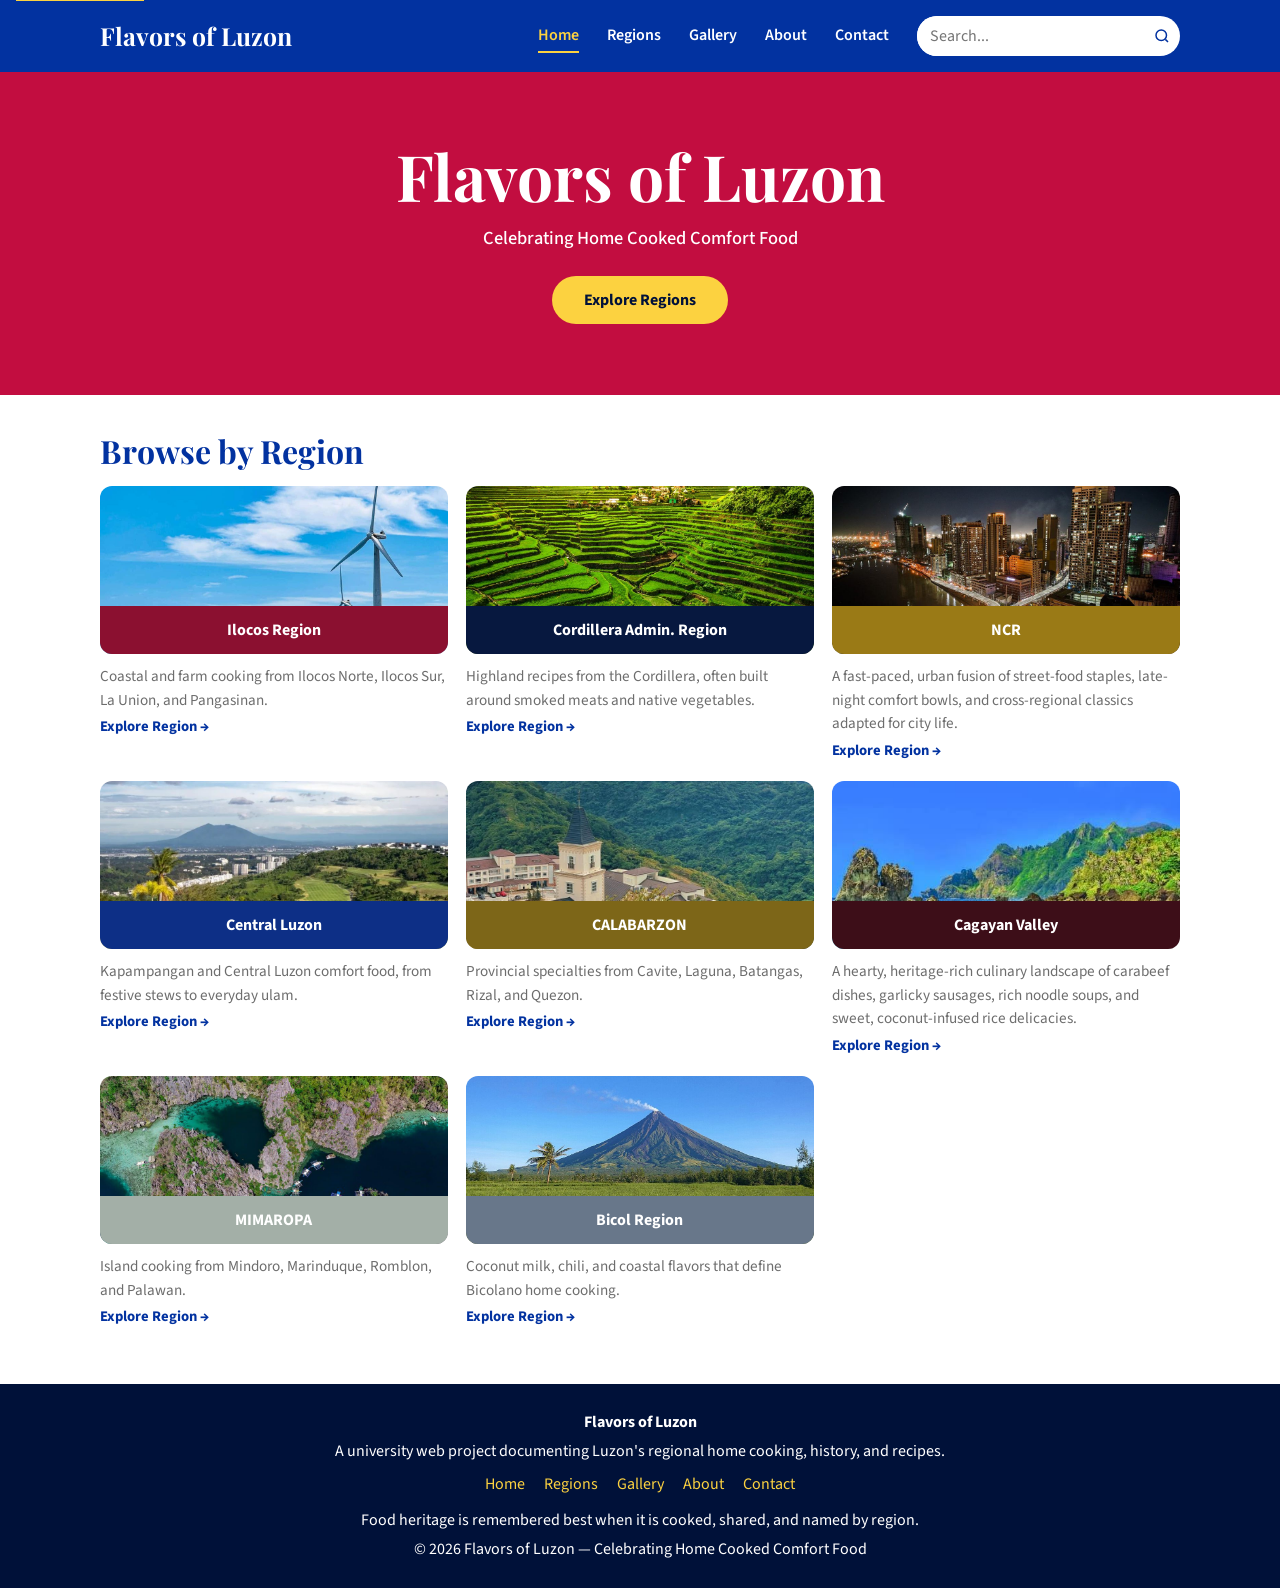
<file: index.html>
<!DOCTYPE html>
<html lang="en">
<head>
    <meta charset="UTF-8">
    <meta name="viewport" content="width=device-width, initial-scale=1.0">
    <meta name="description" content="Flavors of Luzon documents home-cooked dishes from eight Luzon regions, pairing culinary history with recipes.">
    <title>Flavors of Luzon | Celebrating Home Cooked Comfort Food</title>
    <link rel="preconnect" href="https://fonts.googleapis.com">
    <link rel="preconnect" href="https://fonts.gstatic.com" crossorigin>
    <link href="https://fonts.googleapis.com/css2?family=Playfair+Display:wght@600;700&family=Source+Sans+3:wght@400;500;600;700&display=swap" rel="stylesheet">
    <link rel="icon" href="assets/favicon.svg" type="image/svg+xml">
    <meta property="og:title" content="Flavors of Luzon | Celebrating Home Cooked Comfort Food">
    <meta property="og:description" content="Flavors of Luzon documents home-cooked dishes from eight Luzon regions, pairing culinary history with recipes.">
    <meta property="og:type" content="website">
    <meta property="og:image" content="assets/images/dishes/sisig.jpg">
    <link rel="stylesheet" href="css/style.css">
</head>
<body data-page="home">
    <a class="skip-link" href="#main">Skip to content</a>
    <header class="site-header">
        <div class="header-inner">
            <a class="logo" href="index.html">Flavors of Luzon</a>
            <nav class="desktop-nav" aria-label="Primary">
                <a href="index.html" data-nav="home">Home</a>
                <a href="regions.html" data-nav="regions">Regions</a>
                <a href="gallery.html" data-nav="gallery">Gallery</a>
                <a href="about.html" data-nav="about">About</a>
                <a href="contact.html" data-nav="contact">Contact</a>
                <form class="site-search" action="search.html" method="get" role="search">
                    <label class="visually-hidden" for="desktop-search">Search dishes</label>
                    <input id="desktop-search" type="search" name="q" placeholder="Search...">
                    <button type="submit" aria-label="Search">
                        <svg width="18" height="18" viewBox="0 0 24 24" fill="none" stroke="currentColor" stroke-width="2" aria-hidden="true"><circle cx="11" cy="11" r="7"/><path d="M20 20l-3.5-3.5"/></svg>
                    </button>
                </form>
            </nav>
            <div class="header-actions">
                <button class="icon-btn search-toggle" type="button" aria-label="Open search" aria-expanded="false">
                    <svg width="22" height="22" viewBox="0 0 24 24" fill="none" stroke="currentColor" stroke-width="2" aria-hidden="true"><circle cx="11" cy="11" r="7"/><path d="M20 20l-3.5-3.5"/></svg>
                </button>
                <button class="icon-btn menu-toggle" type="button" aria-label="Open menu" aria-expanded="false">
                    <svg width="24" height="24" viewBox="0 0 24 24" fill="none" stroke="currentColor" stroke-width="2" aria-hidden="true"><path d="M4 7h16M4 12h16M4 17h16"/></svg>
                </button>
            </div>
        </div>
        <form class="mobile-search site-search" action="search.html" method="get" role="search">
            <label class="visually-hidden" for="mobile-search">Search dishes</label>
            <input id="mobile-search" type="search" name="q" placeholder="Search...">
            <button type="submit" aria-label="Search">
                <svg width="18" height="18" viewBox="0 0 24 24" fill="none" stroke="currentColor" stroke-width="2" aria-hidden="true"><circle cx="11" cy="11" r="7"/><path d="M20 20l-3.5-3.5"/></svg>
            </button>
        </form>
        <nav class="mobile-nav" aria-label="Mobile">
            <a href="index.html" data-nav="home">Home</a>
            <a href="regions.html" data-nav="regions">Regions</a>
            <a href="gallery.html" data-nav="gallery">Gallery</a>
                <a href="about.html" data-nav="about">About</a>
                <a href="contact.html" data-nav="contact">Contact</a>
        </nav>
    </header>

    <main id="main">
        <section class="hero">
            <h1>Flavors of Luzon</h1>
            <p>Celebrating Home Cooked Comfort Food</p>
            <a class="btn btn--gold" href="#browse-regions">Explore Regions</a>
        </section>

        <section class="section" id="browse-regions">
            <h2>Browse by Region</h2>
            <div class="region-grid" id="region-grid"></div>
        </section>
    </main>

    <footer class="site-footer">
        <p><strong>Flavors of Luzon</strong></p>
        <p>A university web project documenting Luzon's regional home cooking, history, and recipes.</p>
        <div class="footer-links">
            <a href="index.html">Home</a>
            <a href="regions.html">Regions</a>
            <a href="gallery.html">Gallery</a>
            <a href="about.html">About</a>
            <a href="contact.html">Contact</a>
        </div>
        <p>Food heritage is remembered best when it is cooked, shared, and named by region.</p>
        <p>© 2026 Flavors of Luzon — Celebrating Home Cooked Comfort Food</p>
    </footer>
    <button class="back-to-top" type="button" aria-label="Back to top">↑</button>
    <script src="js/data.js"></script>
    <script src="js/search.js"></script>
    <script src="js/app.js"></script>
</body>
</html>
</file>
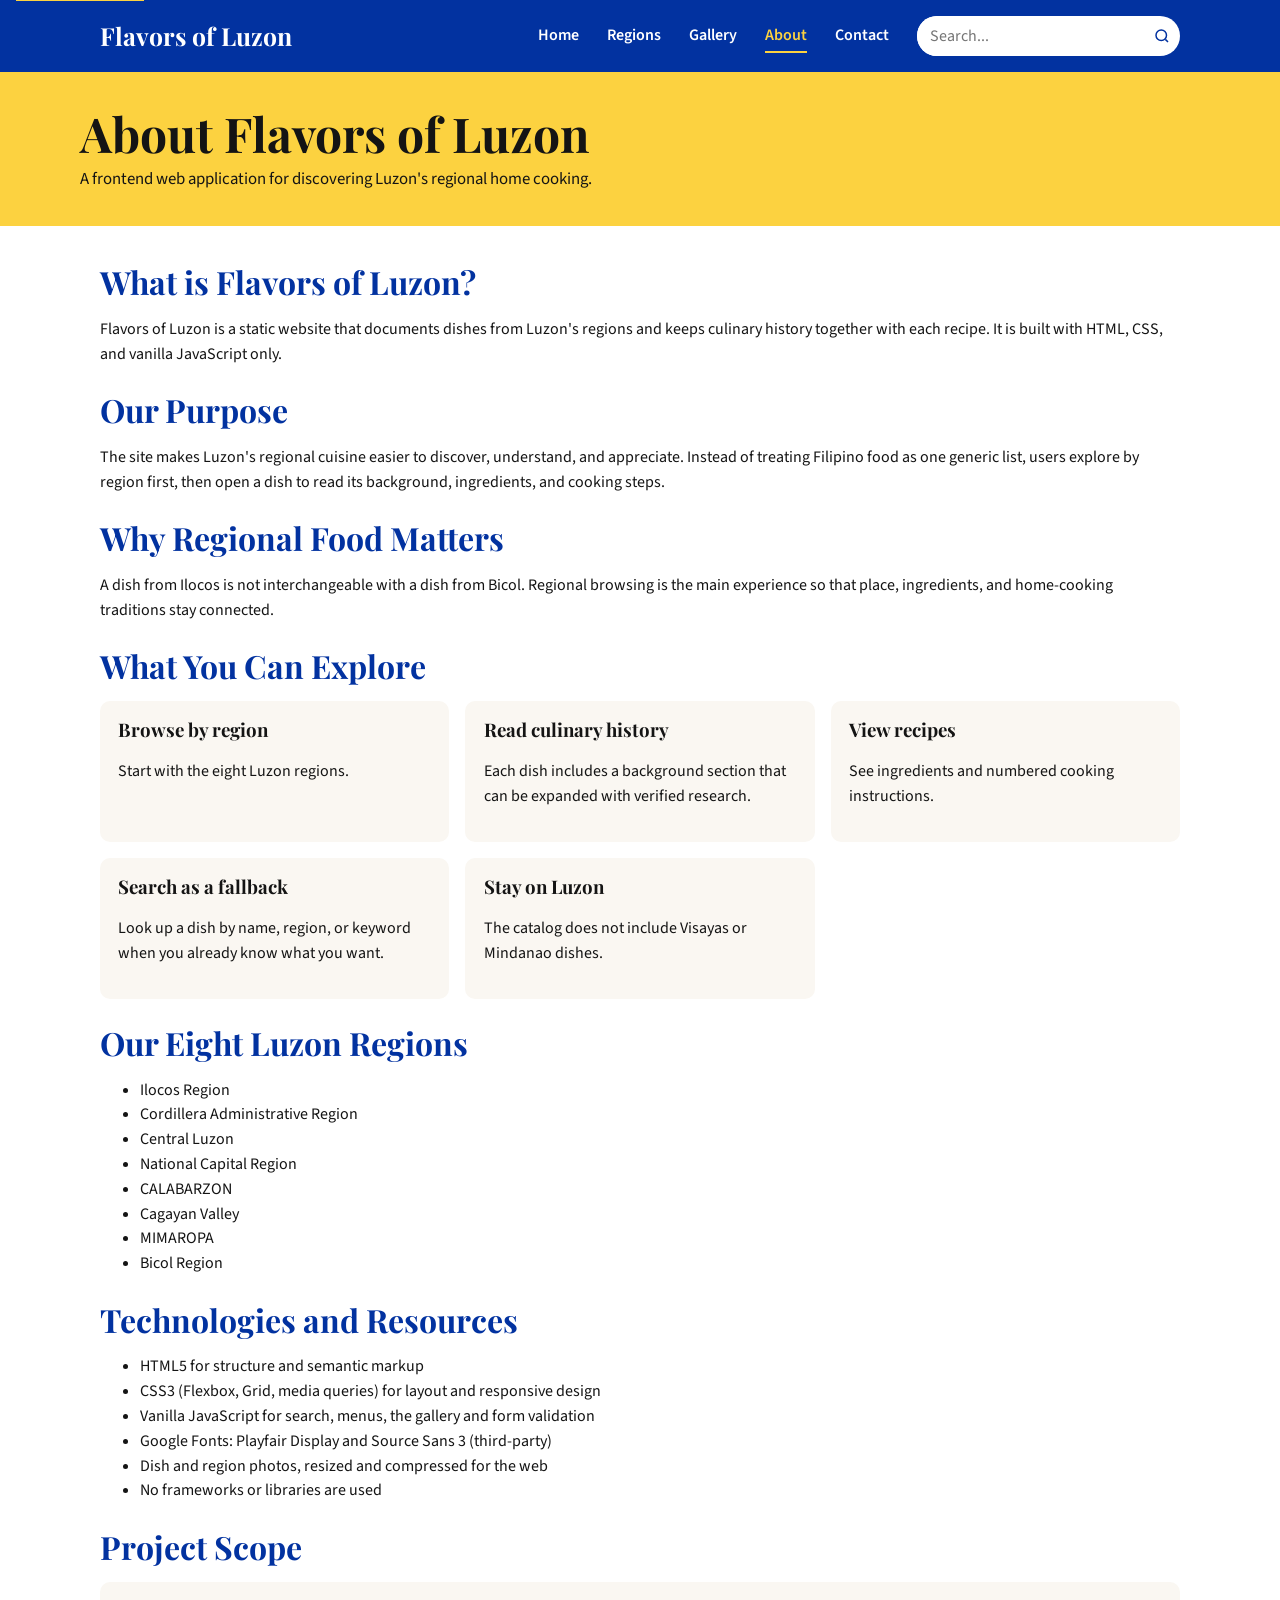
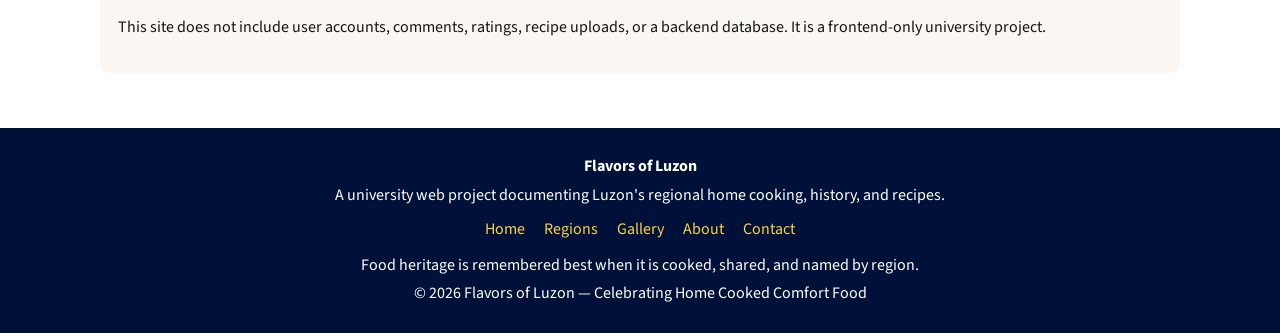
<file: about.html>
<!DOCTYPE html>
<html lang="en">
<head>
    <meta charset="UTF-8">
    <meta name="viewport" content="width=device-width, initial-scale=1.0">
    <meta name="description" content="About Flavors of Luzon, a frontend project documenting Luzon regional cuisine and culinary history.">
    <title>About | Flavors of Luzon</title>
    <link rel="preconnect" href="https://fonts.googleapis.com">
    <link rel="preconnect" href="https://fonts.gstatic.com" crossorigin>
    <link href="https://fonts.googleapis.com/css2?family=Playfair+Display:wght@600;700&family=Source+Sans+3:wght@400;500;600;700&display=swap" rel="stylesheet">
    <link rel="icon" href="assets/favicon.svg" type="image/svg+xml">
    <meta property="og:title" content="About | Flavors of Luzon">
    <meta property="og:description" content="About Flavors of Luzon, a frontend project documenting Luzon regional cuisine and culinary history.">
    <meta property="og:type" content="website">
    <meta property="og:image" content="assets/images/dishes/sisig.jpg">
    <link rel="stylesheet" href="css/style.css">
</head>
<body data-page="about">
    <a class="skip-link" href="#main">Skip to content</a>
    <header class="site-header">
        <div class="header-inner">
            <a class="logo" href="index.html">Flavors of Luzon</a>
            <nav class="desktop-nav" aria-label="Primary">
                <a href="index.html" data-nav="home">Home</a>
                <a href="regions.html" data-nav="regions">Regions</a>
                <a href="gallery.html" data-nav="gallery">Gallery</a>
                <a href="about.html" data-nav="about">About</a>
                <a href="contact.html" data-nav="contact">Contact</a>
                <form class="site-search" action="search.html" method="get" role="search">
                    <label class="visually-hidden" for="desktop-search">Search dishes</label>
                    <input id="desktop-search" type="search" name="q" placeholder="Search...">
                    <button type="submit" aria-label="Search">
                        <svg width="18" height="18" viewBox="0 0 24 24" fill="none" stroke="currentColor" stroke-width="2" aria-hidden="true"><circle cx="11" cy="11" r="7"/><path d="M20 20l-3.5-3.5"/></svg>
                    </button>
                </form>
            </nav>
            <div class="header-actions">
                <button class="icon-btn search-toggle" type="button" aria-label="Open search" aria-expanded="false">
                    <svg width="22" height="22" viewBox="0 0 24 24" fill="none" stroke="currentColor" stroke-width="2" aria-hidden="true"><circle cx="11" cy="11" r="7"/><path d="M20 20l-3.5-3.5"/></svg>
                </button>
                <button class="icon-btn menu-toggle" type="button" aria-label="Open menu" aria-expanded="false">
                    <svg width="24" height="24" viewBox="0 0 24 24" fill="none" stroke="currentColor" stroke-width="2" aria-hidden="true"><path d="M4 7h16M4 12h16M4 17h16"/></svg>
                </button>
            </div>
        </div>
        <form class="mobile-search site-search" action="search.html" method="get" role="search">
            <label class="visually-hidden" for="mobile-search">Search dishes</label>
            <input id="mobile-search" type="search" name="q" placeholder="Search...">
            <button type="submit" aria-label="Search">
                <svg width="18" height="18" viewBox="0 0 24 24" fill="none" stroke="currentColor" stroke-width="2" aria-hidden="true"><circle cx="11" cy="11" r="7"/><path d="M20 20l-3.5-3.5"/></svg>
            </button>
        </form>
        <nav class="mobile-nav" aria-label="Mobile">
            <a href="index.html" data-nav="home">Home</a>
            <a href="regions.html" data-nav="regions">Regions</a>
            <a href="gallery.html" data-nav="gallery">Gallery</a>
                <a href="about.html" data-nav="about">About</a>
                <a href="contact.html" data-nav="contact">Contact</a>
        </nav>
    </header>

    <main id="main">
        <section class="gold-banner">
            <div class="banner-inner">
                <h1>About Flavors of Luzon</h1>
                <p>A frontend web application for discovering Luzon's regional home cooking.</p>
            </div>
        </section>

        <section class="section">
            <h2>What is Flavors of Luzon?</h2>
            <p>Flavors of Luzon is a static website that documents dishes from Luzon's regions and keeps culinary history together with each recipe. It is built with HTML, CSS, and vanilla JavaScript only.</p>

            <h2>Our Purpose</h2>
            <p>The site makes Luzon's regional cuisine easier to discover, understand, and appreciate. Instead of treating Filipino food as one generic list, users explore by region first, then open a dish to read its background, ingredients, and cooking steps.</p>

            <h2>Why Regional Food Matters</h2>
            <p>A dish from Ilocos is not interchangeable with a dish from Bicol. Regional browsing is the main experience so that place, ingredients, and home-cooking traditions stay connected.</p>

            <h2>What You Can Explore</h2>
            <div class="about-grid">
                <article class="about-card"><h3>Browse by region</h3><p>Start with the eight Luzon regions.</p></article>
                <article class="about-card"><h3>Read culinary history</h3><p>Each dish includes a background section that can be expanded with verified research.</p></article>
                <article class="about-card"><h3>View recipes</h3><p>See ingredients and numbered cooking instructions.</p></article>
                <article class="about-card"><h3>Search as a fallback</h3><p>Look up a dish by name, region, or keyword when you already know what you want.</p></article>
                <article class="about-card"><h3>Stay on Luzon</h3><p>The catalog does not include Visayas or Mindanao dishes.</p></article>
            </div>

            <h2>Our Eight Luzon Regions</h2>
            <ul>
                <li>Ilocos Region</li>
                <li>Cordillera Administrative Region</li>
                <li>Central Luzon</li>
                <li>National Capital Region</li>
                <li>CALABARZON</li>
                <li>Cagayan Valley </li>
                <li>MIMAROPA</li>
                <li>Bicol Region</li>
            </ul>

            <h2>Technologies and Resources</h2>
            <ul>
                <li>HTML5 for structure and semantic markup</li>
                <li>CSS3 (Flexbox, Grid, media queries) for layout and responsive design</li>
                <li>Vanilla JavaScript for search, menus, the gallery and form validation</li>
                <li>Google Fonts: Playfair Display and Source Sans 3 (third-party)</li>
                <li>Dish and region photos, resized and compressed for the web</li>
                <li>No frameworks or libraries are used</li>
            </ul>

            <h2>Project Scope</h2>
            <div class="scope-list">
                <p>This site does not include user accounts, comments, ratings, recipe uploads, or a backend database. It is a frontend-only university project.</p>
            </div>
        </section>
    </main>

    <footer class="site-footer">
        <p><strong>Flavors of Luzon</strong></p>
        <p>A university web project documenting Luzon's regional home cooking, history, and recipes.</p>
        <div class="footer-links">
            <a href="index.html">Home</a>
            <a href="regions.html">Regions</a>
            <a href="gallery.html">Gallery</a>
            <a href="about.html">About</a>
            <a href="contact.html">Contact</a>
        </div>
        <p>Food heritage is remembered best when it is cooked, shared, and named by region.</p>
        <p>© 2026 Flavors of Luzon — Celebrating Home Cooked Comfort Food</p>
    </footer>
    <button class="back-to-top" type="button" aria-label="Back to top">↑</button>
    <script src="js/data.js"></script>
    <script src="js/search.js"></script>
    <script src="js/app.js"></script>
</body>
</html>
</file>
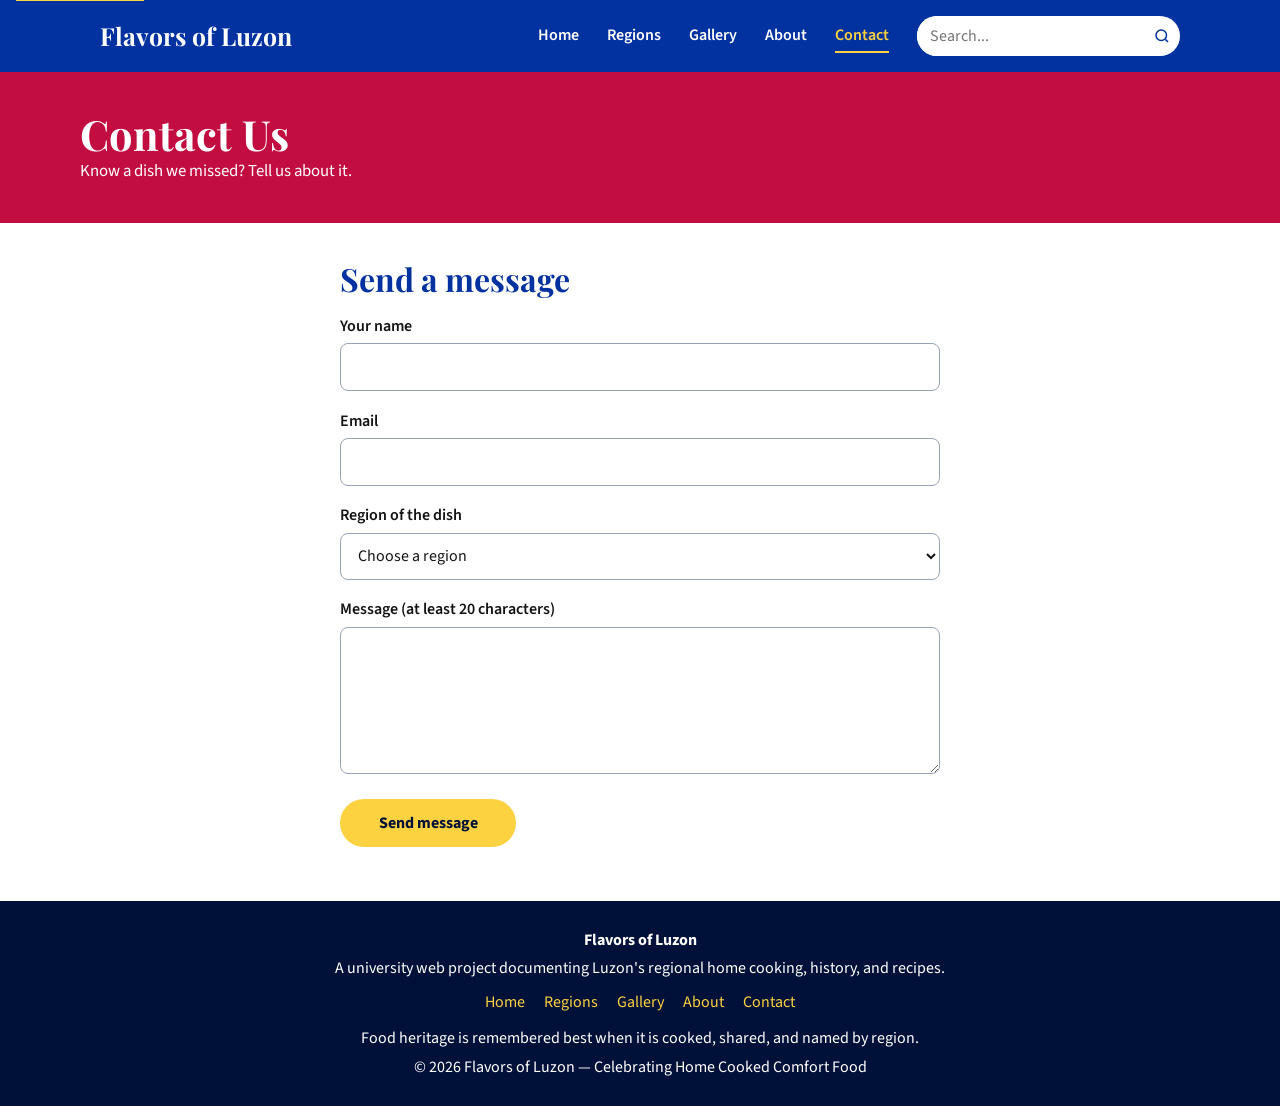
<file: contact.html>
<!DOCTYPE html>
<html lang="en">
<head>
    <meta charset="UTF-8">
    <meta name="viewport" content="width=device-width, initial-scale=1.0">
    <meta name="description" content="Send the Flavors of Luzon team a message or suggest a home-cooked dish from your region.">
    <title>Contact Us | Flavors of Luzon</title>
    <link rel="preconnect" href="https://fonts.googleapis.com">
    <link rel="preconnect" href="https://fonts.gstatic.com" crossorigin>
    <link href="https://fonts.googleapis.com/css2?family=Playfair+Display:wght@600;700&family=Source+Sans+3:wght@400;500;600;700&display=swap" rel="stylesheet">
    <link rel="icon" href="assets/favicon.svg" type="image/svg+xml">
    <meta property="og:title" content="Contact Us | Flavors of Luzon">
    <meta property="og:description" content="Send the Flavors of Luzon team a message or suggest a home-cooked dish from your region.">
    <meta property="og:type" content="website">
    <meta property="og:image" content="assets/images/dishes/sisig.jpg">
    <link rel="stylesheet" href="css/style.css">
</head>
<body data-page="contact">
    <a class="skip-link" href="#main">Skip to content</a>
    <header class="site-header">
        <div class="header-inner">
            <a class="logo" href="index.html">Flavors of Luzon</a>
            <nav class="desktop-nav" aria-label="Primary">
                <a href="index.html" data-nav="home">Home</a>
                <a href="regions.html" data-nav="regions">Regions</a>
                <a href="gallery.html" data-nav="gallery">Gallery</a>
                <a href="about.html" data-nav="about">About</a>
                <a href="contact.html" data-nav="contact">Contact</a>
                <form class="site-search" action="search.html" method="get" role="search">
                    <label class="visually-hidden" for="desktop-search">Search dishes</label>
                    <input id="desktop-search" type="search" name="q" placeholder="Search...">
                    <button type="submit" aria-label="Search">
                        <svg width="18" height="18" viewBox="0 0 24 24" fill="none" stroke="currentColor" stroke-width="2" aria-hidden="true"><circle cx="11" cy="11" r="7"/><path d="M20 20l-3.5-3.5"/></svg>
                    </button>
                </form>
            </nav>
            <div class="header-actions">
                <button class="icon-btn search-toggle" type="button" aria-label="Open search" aria-expanded="false">
                    <svg width="22" height="22" viewBox="0 0 24 24" fill="none" stroke="currentColor" stroke-width="2" aria-hidden="true"><circle cx="11" cy="11" r="7"/><path d="M20 20l-3.5-3.5"/></svg>
                </button>
                <button class="icon-btn menu-toggle" type="button" aria-label="Open menu" aria-expanded="false">
                    <svg width="24" height="24" viewBox="0 0 24 24" fill="none" stroke="currentColor" stroke-width="2" aria-hidden="true"><path d="M4 7h16M4 12h16M4 17h16"/></svg>
                </button>
            </div>
        </div>
        <form class="mobile-search site-search" action="search.html" method="get" role="search">
            <label class="visually-hidden" for="mobile-search">Search dishes</label>
            <input id="mobile-search" type="search" name="q" placeholder="Search...">
            <button type="submit" aria-label="Search">
                <svg width="18" height="18" viewBox="0 0 24 24" fill="none" stroke="currentColor" stroke-width="2" aria-hidden="true"><circle cx="11" cy="11" r="7"/><path d="M20 20l-3.5-3.5"/></svg>
            </button>
        </form>
        <nav class="mobile-nav" aria-label="Mobile">
            <a href="index.html" data-nav="home">Home</a>
            <a href="regions.html" data-nav="regions">Regions</a>
            <a href="gallery.html" data-nav="gallery">Gallery</a>
                <a href="about.html" data-nav="about">About</a>
                <a href="contact.html" data-nav="contact">Contact</a>
        </nav>
    </header>

    <main id="main">
        <section class="red-banner"><div class="banner-inner"><h1>Contact Us</h1><p>Know a dish we missed? Tell us about it.</p></div></section>
        <section class="section contact-section">
            <h2>Send a message</h2>
            <form id="contact-form" novalidate>
                <div class="field"><label for="c-name">Your name</label><input id="c-name" name="name" type="text" autocomplete="name" required><p class="err" id="err-name"></p></div>
                <div class="field"><label for="c-email">Email</label><input id="c-email" name="email" type="email" autocomplete="email" required><p class="err" id="err-email"></p></div>
                <div class="field"><label for="c-region">Region of the dish</label>
                    <select id="c-region" name="region" required>
                        <option value="">Choose a region</option><option>Ilocos Region</option><option>Cordillera Administrative Region</option><option>National Capital Region</option><option>Central Luzon</option><option>CALABARZON</option><option>Cagayan Valley</option><option>MIMAROPA</option><option>Bicol Region</option>
                    </select><p class="err" id="err-region"></p></div>
                <div class="field"><label for="c-message">Message (at least 20 characters)</label><textarea id="c-message" name="message" rows="5" required></textarea><p class="err" id="err-message"></p></div>
                <button class="btn btn--gold" type="submit">Send message</button>
                <p id="form-status" class="form-status" role="status" hidden></p>
            </form>
        </section>
    </main>

    <footer class="site-footer">
        <p><strong>Flavors of Luzon</strong></p>
        <p>A university web project documenting Luzon's regional home cooking, history, and recipes.</p>
        <div class="footer-links">
            <a href="index.html">Home</a>
            <a href="regions.html">Regions</a>
            <a href="gallery.html">Gallery</a>
            <a href="about.html">About</a>
            <a href="contact.html">Contact</a>
        </div>
        <p>Food heritage is remembered best when it is cooked, shared, and named by region.</p>
        <p>© 2026 Flavors of Luzon — Celebrating Home Cooked Comfort Food</p>
    </footer>
    <button class="back-to-top" type="button" aria-label="Back to top">↑</button>
    <script src="js/data.js"></script>
    <script src="js/search.js"></script>
    <script src="js/app.js"></script>
</body>
</html>
</file>
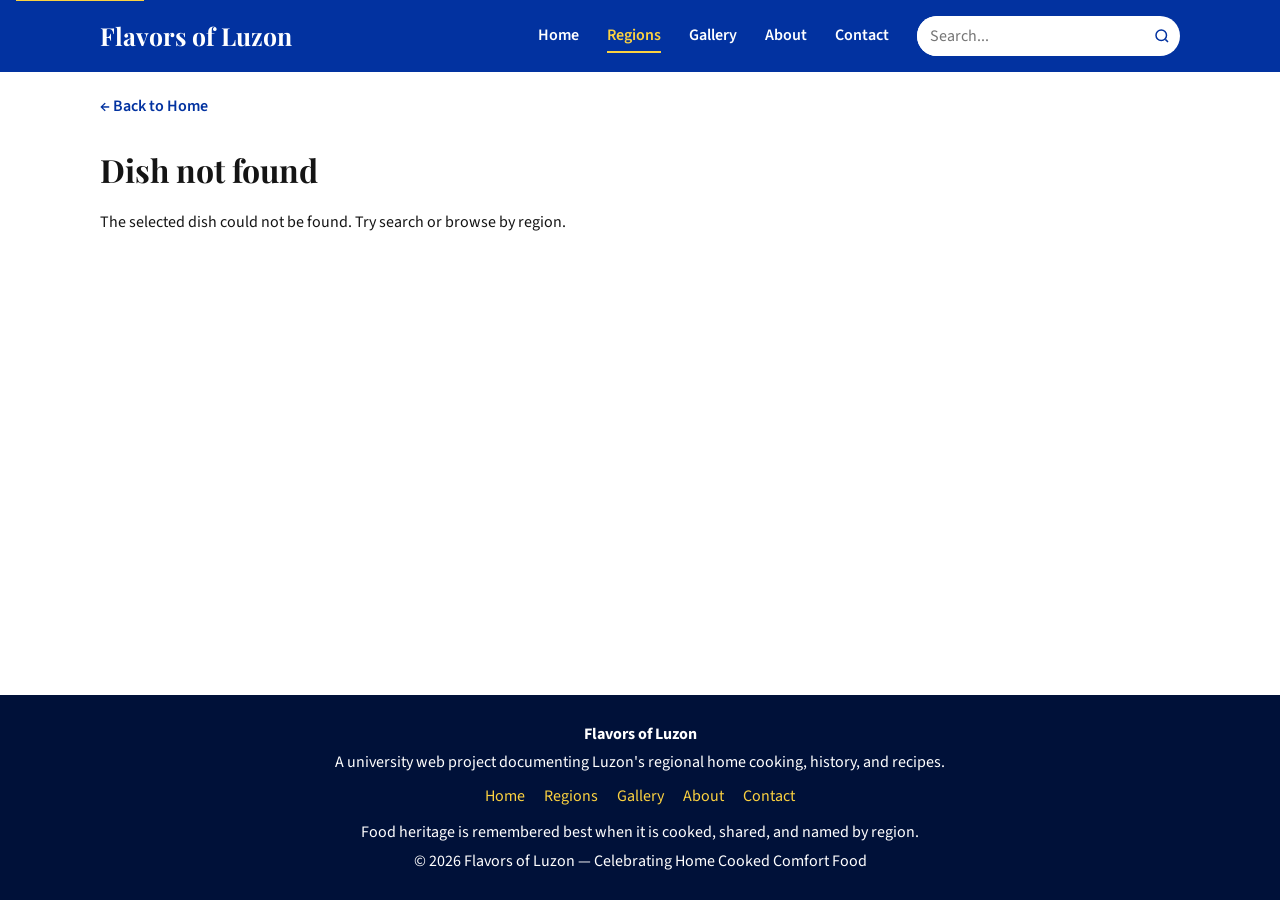
<file: dish.html>
<!DOCTYPE html>
<html lang="en">
<head>
    <meta charset="UTF-8">
    <meta name="viewport" content="width=device-width, initial-scale=1.0">
    <meta name="description" content="History, ingredients, and cooking instructions for a Luzon regional dish.">
    <title>Dish Recipe and History | Flavors of Luzon</title>
    <link rel="preconnect" href="https://fonts.googleapis.com">
    <link rel="preconnect" href="https://fonts.gstatic.com" crossorigin>
    <link href="https://fonts.googleapis.com/css2?family=Playfair+Display:wght@600;700&family=Source+Sans+3:wght@400;500;600;700&display=swap" rel="stylesheet">
    <link rel="icon" href="assets/favicon.svg" type="image/svg+xml">
    <meta property="og:title" content="Dish Recipe and History | Flavors of Luzon">
    <meta property="og:description" content="History, ingredients, and cooking instructions for a Luzon regional dish.">
    <meta property="og:type" content="website">
    <meta property="og:image" content="assets/images/dishes/sisig.jpg">
    <link rel="stylesheet" href="css/style.css">
</head>
<body data-page="dish">
    <a class="skip-link" href="#main">Skip to content</a>
    <header class="site-header">
        <div class="header-inner">
            <a class="logo" href="index.html">Flavors of Luzon</a>
            <nav class="desktop-nav" aria-label="Primary">
                <a href="index.html" data-nav="home">Home</a>
                <a href="regions.html" data-nav="regions">Regions</a>
                <a href="gallery.html" data-nav="gallery">Gallery</a>
                <a href="about.html" data-nav="about">About</a>
                <a href="contact.html" data-nav="contact">Contact</a>
                <form class="site-search" action="search.html" method="get" role="search">
                    <label class="visually-hidden" for="desktop-search">Search dishes</label>
                    <input id="desktop-search" type="search" name="q" placeholder="Search...">
                    <button type="submit" aria-label="Search">
                        <svg width="18" height="18" viewBox="0 0 24 24" fill="none" stroke="currentColor" stroke-width="2" aria-hidden="true"><circle cx="11" cy="11" r="7"/><path d="M20 20l-3.5-3.5"/></svg>
                    </button>
                </form>
            </nav>
            <div class="header-actions">
                <button class="icon-btn search-toggle" type="button" aria-label="Open search" aria-expanded="false">
                    <svg width="22" height="22" viewBox="0 0 24 24" fill="none" stroke="currentColor" stroke-width="2" aria-hidden="true"><circle cx="11" cy="11" r="7"/><path d="M20 20l-3.5-3.5"/></svg>
                </button>
                <button class="icon-btn menu-toggle" type="button" aria-label="Open menu" aria-expanded="false">
                    <svg width="24" height="24" viewBox="0 0 24 24" fill="none" stroke="currentColor" stroke-width="2" aria-hidden="true"><path d="M4 7h16M4 12h16M4 17h16"/></svg>
                </button>
            </div>
        </div>
        <form class="mobile-search site-search" action="search.html" method="get" role="search">
            <label class="visually-hidden" for="mobile-search">Search dishes</label>
            <input id="mobile-search" type="search" name="q" placeholder="Search...">
            <button type="submit" aria-label="Search">
                <svg width="18" height="18" viewBox="0 0 24 24" fill="none" stroke="currentColor" stroke-width="2" aria-hidden="true"><circle cx="11" cy="11" r="7"/><path d="M20 20l-3.5-3.5"/></svg>
            </button>
        </form>
        <nav class="mobile-nav" aria-label="Mobile">
            <a href="index.html" data-nav="home">Home</a>
            <a href="regions.html" data-nav="regions">Regions</a>
            <a href="gallery.html" data-nav="gallery">Gallery</a>
                <a href="about.html" data-nav="about">About</a>
                <a href="contact.html" data-nav="contact">Contact</a>
        </nav>
    </header>

    <main id="main">
        <div id="dish-root"></div>
    </main>

    <footer class="site-footer">
        <p><strong>Flavors of Luzon</strong></p>
        <p>A university web project documenting Luzon's regional home cooking, history, and recipes.</p>
        <div class="footer-links">
            <a href="index.html">Home</a>
            <a href="regions.html">Regions</a>
            <a href="gallery.html">Gallery</a>
            <a href="about.html">About</a>
            <a href="contact.html">Contact</a>
        </div>
        <p>Food heritage is remembered best when it is cooked, shared, and named by region.</p>
        <p>© 2026 Flavors of Luzon — Celebrating Home Cooked Comfort Food</p>
    </footer>
    <button class="back-to-top" type="button" aria-label="Back to top">↑</button>
    <script src="js/data.js"></script>
    <script src="js/search.js"></script>
    <script src="js/app.js"></script>
</body>
</html>
</file>
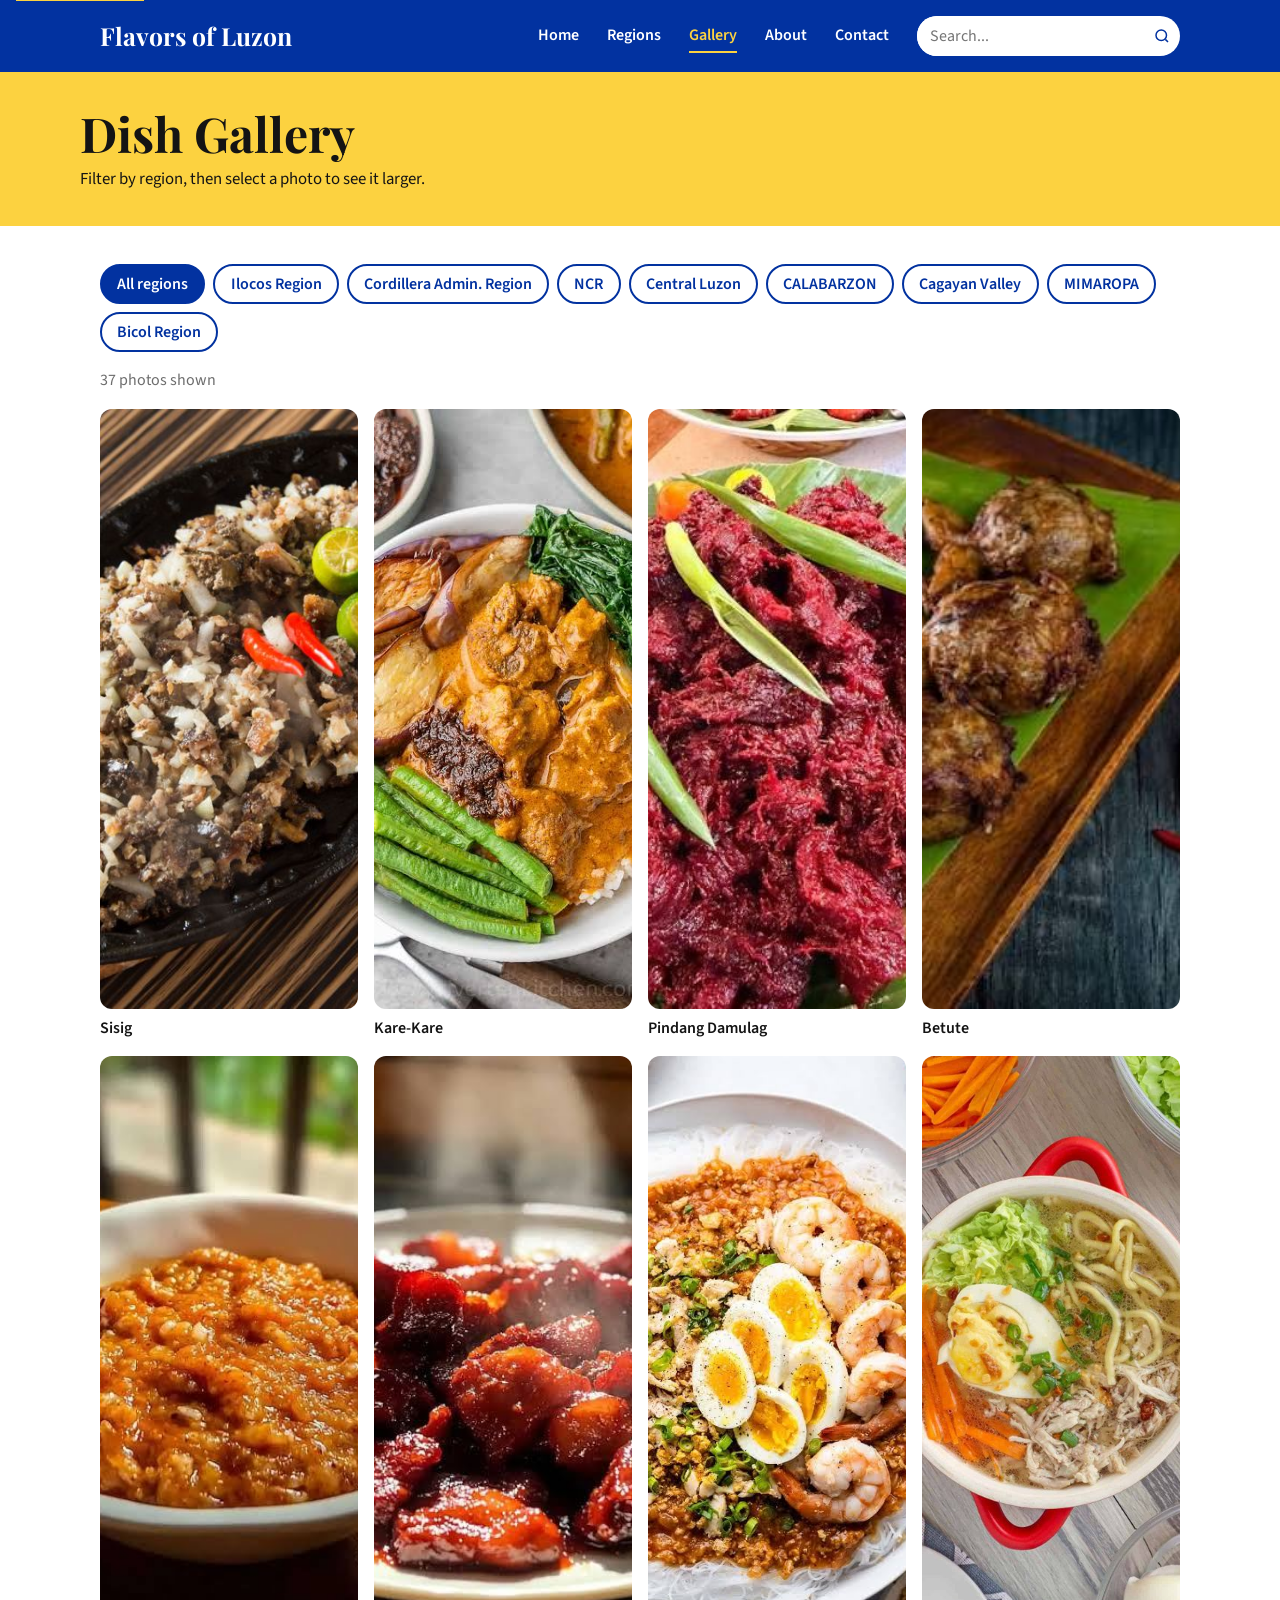
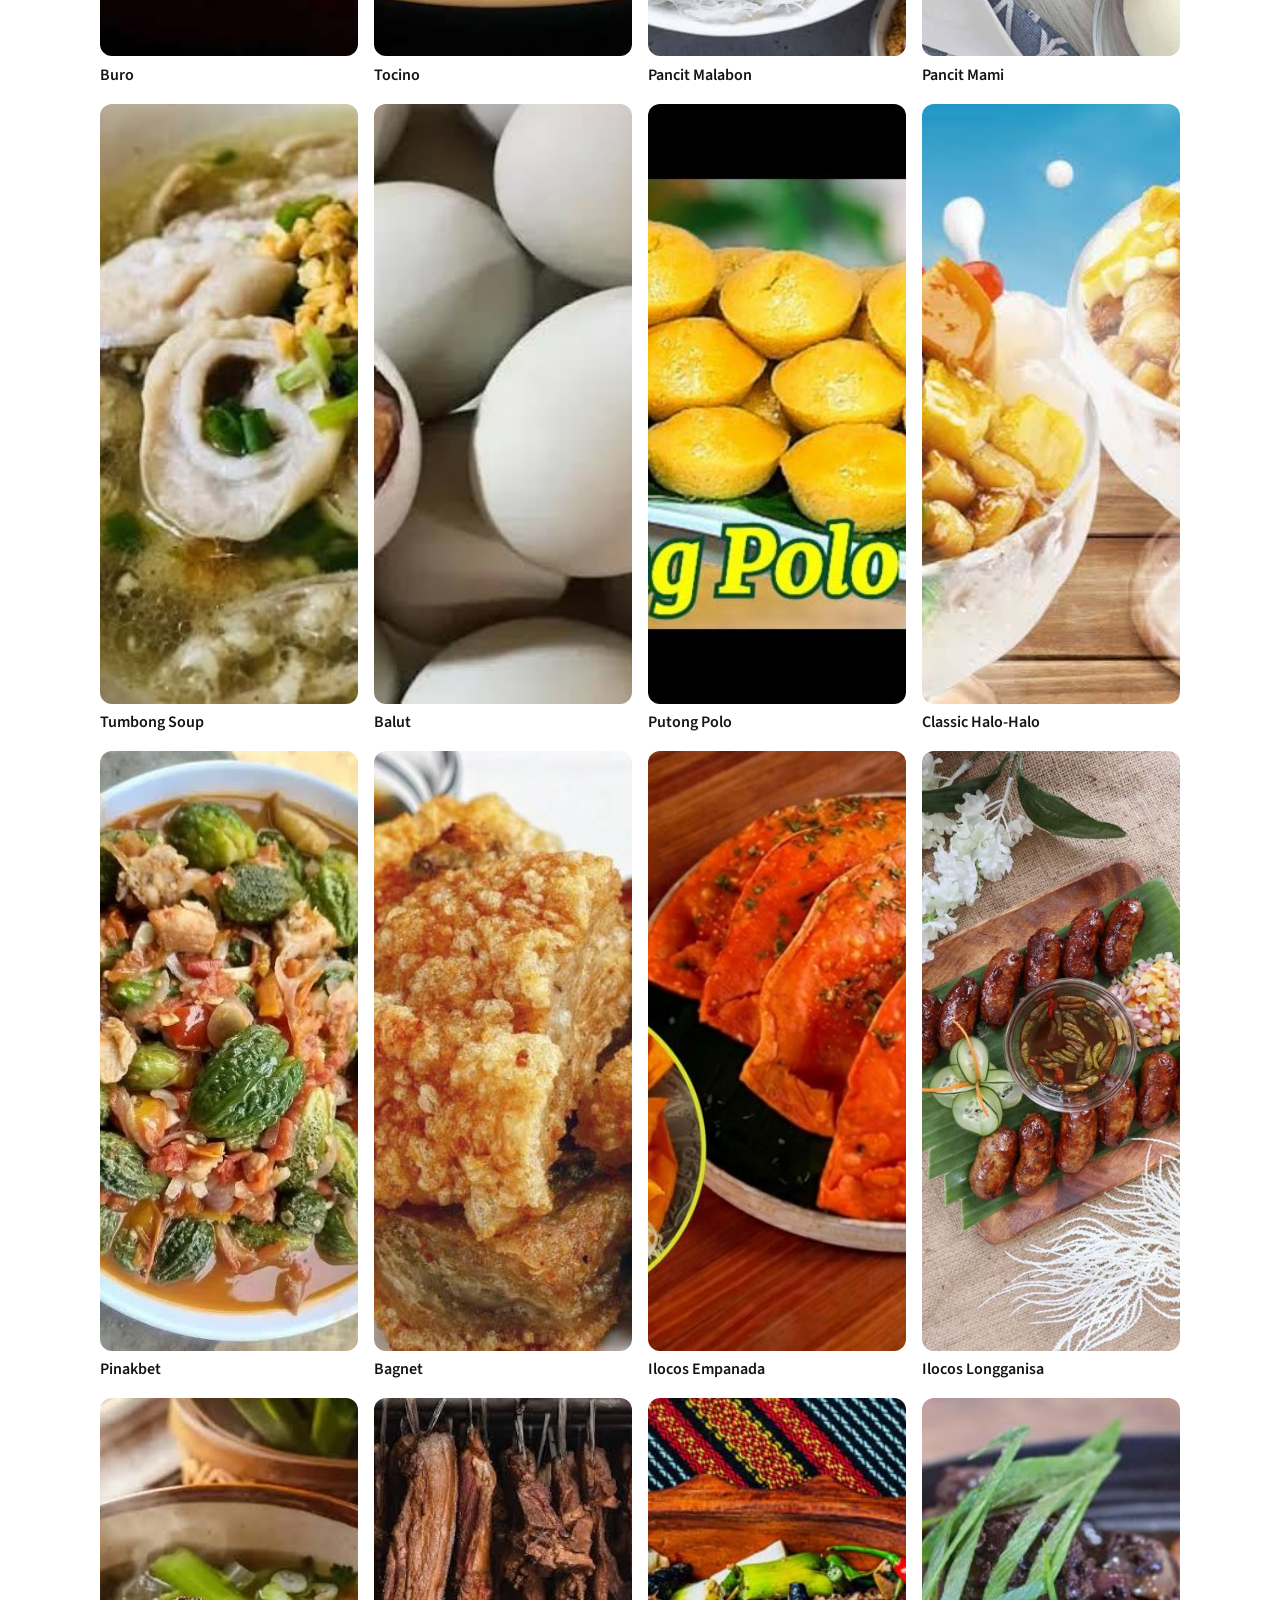
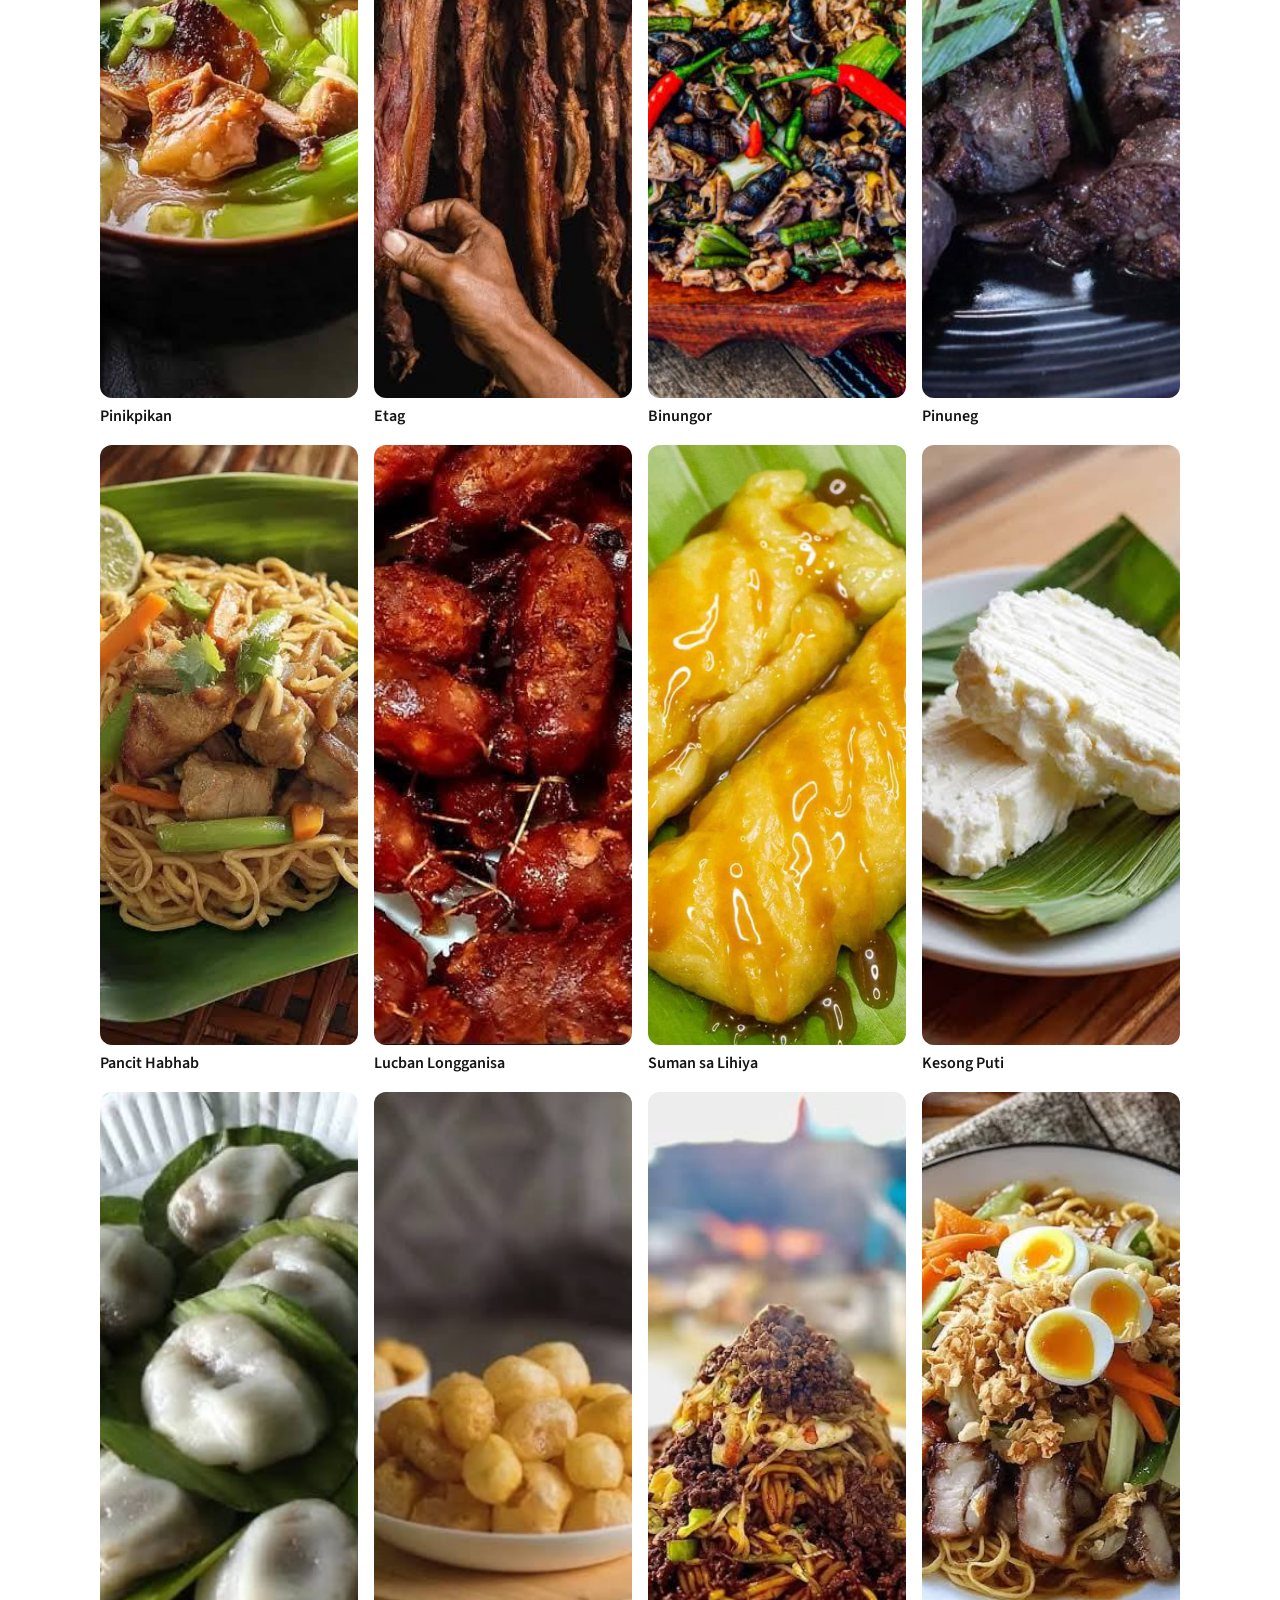
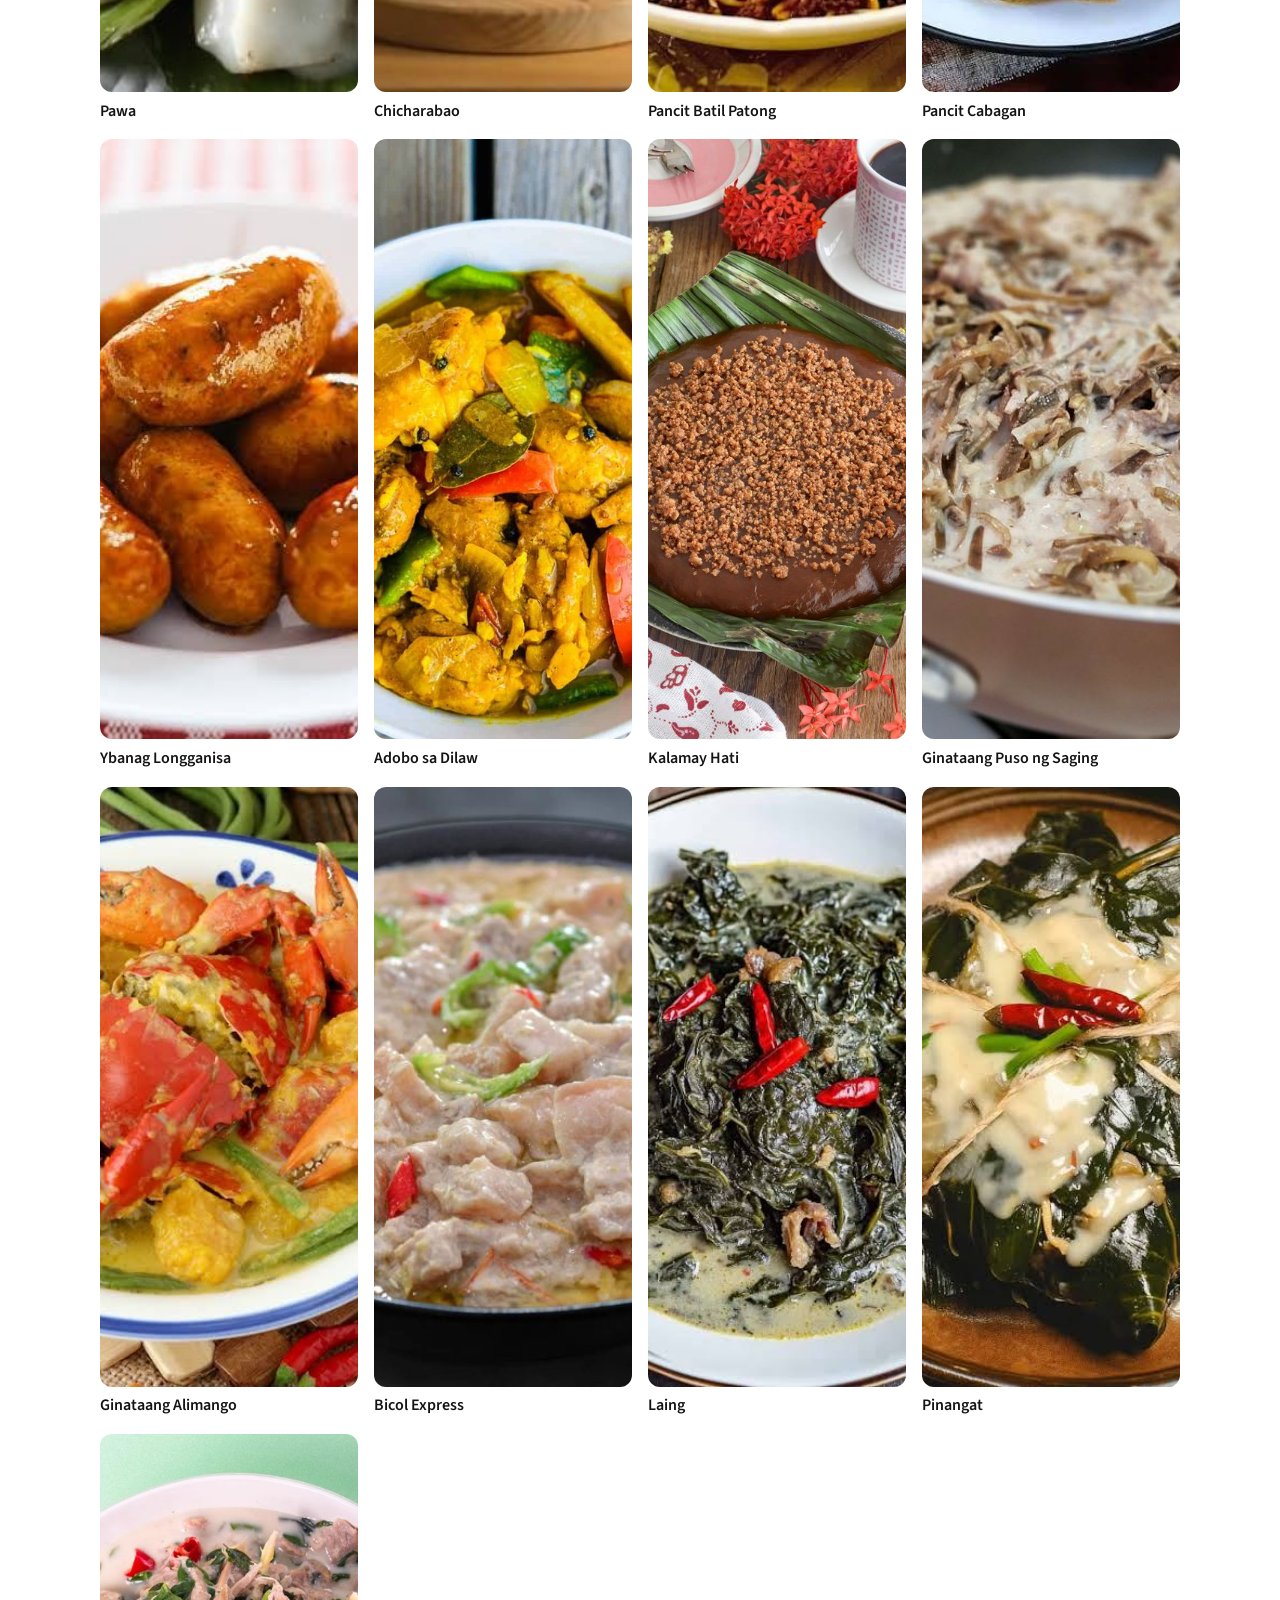
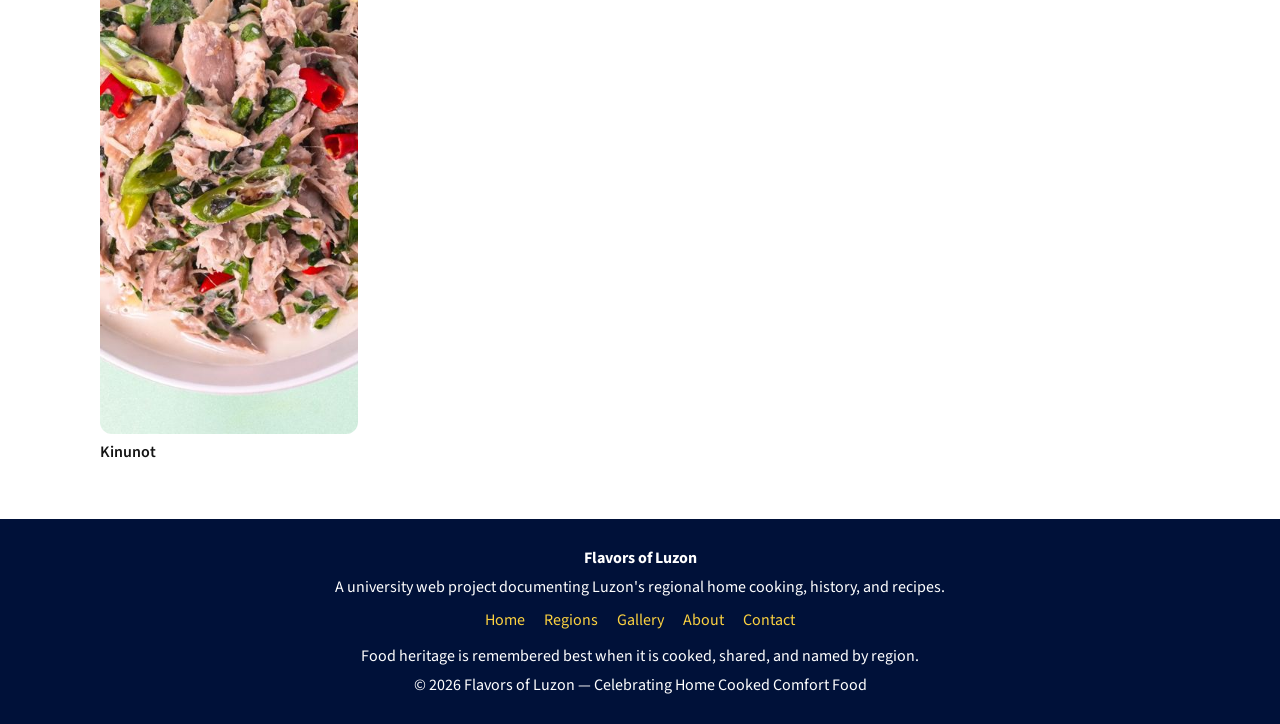
<file: gallery.html>
<!DOCTYPE html>
<html lang="en">
<head>
    <meta charset="UTF-8">
    <meta name="viewport" content="width=device-width, initial-scale=1.0">
    <meta name="description" content="Browse photos of home-cooked Luzon dishes, filter by region and open any photo for a closer look.">
    <title>Dish Gallery | Flavors of Luzon</title>
    <link rel="preconnect" href="https://fonts.googleapis.com">
    <link rel="preconnect" href="https://fonts.gstatic.com" crossorigin>
    <link href="https://fonts.googleapis.com/css2?family=Playfair+Display:wght@600;700&family=Source+Sans+3:wght@400;500;600;700&display=swap" rel="stylesheet">
    <link rel="icon" href="assets/favicon.svg" type="image/svg+xml">
    <meta property="og:title" content="Dish Gallery | Flavors of Luzon">
    <meta property="og:description" content="Browse photos of home-cooked Luzon dishes, filter by region and open any photo for a closer look.">
    <meta property="og:type" content="website">
    <meta property="og:image" content="assets/images/dishes/sisig.jpg">
    <link rel="stylesheet" href="css/style.css">
</head>
<body data-page="gallery">
    <a class="skip-link" href="#main">Skip to content</a>
    <header class="site-header">
        <div class="header-inner">
            <a class="logo" href="index.html">Flavors of Luzon</a>
            <nav class="desktop-nav" aria-label="Primary">
                <a href="index.html" data-nav="home">Home</a>
                <a href="regions.html" data-nav="regions">Regions</a>
                <a href="gallery.html" data-nav="gallery">Gallery</a>
                <a href="about.html" data-nav="about">About</a>
                <a href="contact.html" data-nav="contact">Contact</a>
                <form class="site-search" action="search.html" method="get" role="search">
                    <label class="visually-hidden" for="desktop-search">Search dishes</label>
                    <input id="desktop-search" type="search" name="q" placeholder="Search...">
                    <button type="submit" aria-label="Search">
                        <svg width="18" height="18" viewBox="0 0 24 24" fill="none" stroke="currentColor" stroke-width="2" aria-hidden="true"><circle cx="11" cy="11" r="7"/><path d="M20 20l-3.5-3.5"/></svg>
                    </button>
                </form>
            </nav>
            <div class="header-actions">
                <button class="icon-btn search-toggle" type="button" aria-label="Open search" aria-expanded="false">
                    <svg width="22" height="22" viewBox="0 0 24 24" fill="none" stroke="currentColor" stroke-width="2" aria-hidden="true"><circle cx="11" cy="11" r="7"/><path d="M20 20l-3.5-3.5"/></svg>
                </button>
                <button class="icon-btn menu-toggle" type="button" aria-label="Open menu" aria-expanded="false">
                    <svg width="24" height="24" viewBox="0 0 24 24" fill="none" stroke="currentColor" stroke-width="2" aria-hidden="true"><path d="M4 7h16M4 12h16M4 17h16"/></svg>
                </button>
            </div>
        </div>
        <form class="mobile-search site-search" action="search.html" method="get" role="search">
            <label class="visually-hidden" for="mobile-search">Search dishes</label>
            <input id="mobile-search" type="search" name="q" placeholder="Search...">
            <button type="submit" aria-label="Search">
                <svg width="18" height="18" viewBox="0 0 24 24" fill="none" stroke="currentColor" stroke-width="2" aria-hidden="true"><circle cx="11" cy="11" r="7"/><path d="M20 20l-3.5-3.5"/></svg>
            </button>
        </form>
        <nav class="mobile-nav" aria-label="Mobile">
            <a href="index.html" data-nav="home">Home</a>
            <a href="regions.html" data-nav="regions">Regions</a>
            <a href="gallery.html" data-nav="gallery">Gallery</a>
                <a href="about.html" data-nav="about">About</a>
                <a href="contact.html" data-nav="contact">Contact</a>
        </nav>
    </header>

    <main id="main">
        <section class="gold-banner"><div class="banner-inner"><h1>Dish Gallery</h1><p>Filter by region, then select a photo to see it larger.</p></div></section>
        <section class="section">
            <h2 class="visually-hidden">Photos</h2>
            <div class="chips" id="gallery-filters" role="group" aria-label="Filter photos by region"></div>
            <p id="gallery-count" class="empty-note" aria-live="polite"></p>
            <ul class="gallery-grid" id="gallery-grid"></ul>
            <noscript><p>The gallery needs JavaScript. Browse dishes from the <a href="regions.html">Regions page</a> instead.</p></noscript>
        </section>
        <dialog class="lightbox" id="lightbox" aria-labelledby="lb-title">
            <button type="button" class="lb-close" aria-label="Close photo">Close</button>
            <img id="lb-img" src="[data-uri]" alt="" width="800" height="600">
            <h2 id="lb-title"></h2>
            <p id="lb-region" class="region-badge"></p>
            <div class="btn-row">
                <button type="button" class="btn btn--red" id="lb-prev">Previous</button>
                <button type="button" class="btn btn--red" id="lb-next">Next</button>
                <a class="btn btn--gold" id="lb-link" href="regions.html">View recipe</a>
            </div>
        </dialog>
    </main>

    <footer class="site-footer">
        <p><strong>Flavors of Luzon</strong></p>
        <p>A university web project documenting Luzon's regional home cooking, history, and recipes.</p>
        <div class="footer-links">
            <a href="index.html">Home</a>
            <a href="regions.html">Regions</a>
            <a href="gallery.html">Gallery</a>
            <a href="about.html">About</a>
            <a href="contact.html">Contact</a>
        </div>
        <p>Food heritage is remembered best when it is cooked, shared, and named by region.</p>
        <p>© 2026 Flavors of Luzon — Celebrating Home Cooked Comfort Food</p>
    </footer>
    <button class="back-to-top" type="button" aria-label="Back to top">↑</button>
    <script src="js/data.js"></script>
    <script src="js/search.js"></script>
    <script src="js/app.js"></script>
</body>
</html>
</file>
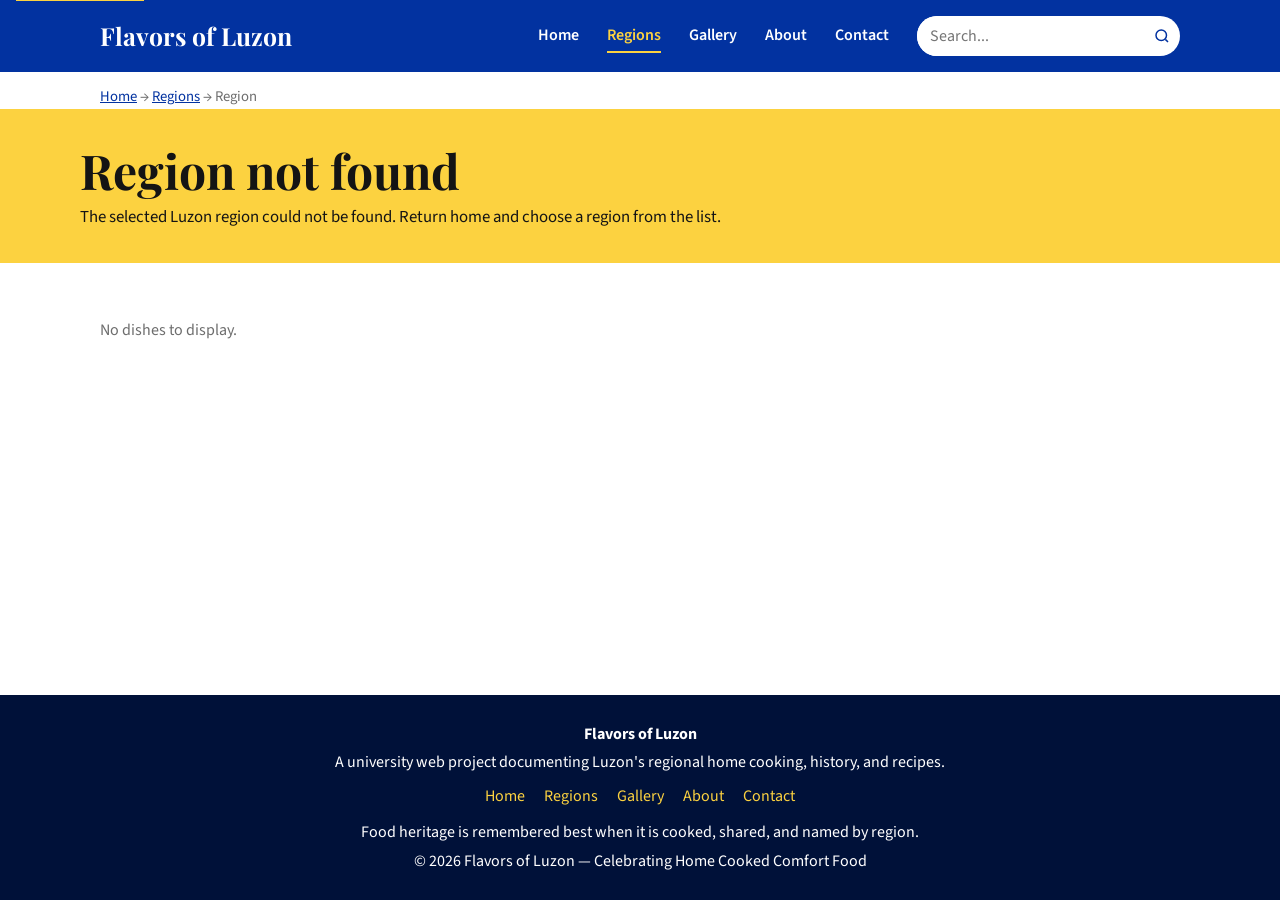
<file: region.html>
<!DOCTYPE html>
<html lang="en">
<head>
    <meta charset="UTF-8">
    <meta name="viewport" content="width=device-width, initial-scale=1.0">
    <meta name="description" content="Regional dish listing for Flavors of Luzon.">
    <title>Regional Dish Listing | Flavors of Luzon</title>
    <link rel="preconnect" href="https://fonts.googleapis.com">
    <link rel="preconnect" href="https://fonts.gstatic.com" crossorigin>
    <link href="https://fonts.googleapis.com/css2?family=Playfair+Display:wght@600;700&family=Source+Sans+3:wght@400;500;600;700&display=swap" rel="stylesheet">
    <link rel="icon" href="assets/favicon.svg" type="image/svg+xml">
    <meta property="og:title" content="Regional Dish Listing | Flavors of Luzon">
    <meta property="og:description" content="Regional dish listing for Flavors of Luzon.">
    <meta property="og:type" content="website">
    <meta property="og:image" content="assets/images/dishes/sisig.jpg">
    <link rel="stylesheet" href="css/style.css">
</head>
<body data-page="region">
    <a class="skip-link" href="#main">Skip to content</a>
    <header class="site-header">
        <div class="header-inner">
            <a class="logo" href="index.html">Flavors of Luzon</a>
            <nav class="desktop-nav" aria-label="Primary">
                <a href="index.html" data-nav="home">Home</a>
                <a href="regions.html" data-nav="regions">Regions</a>
                <a href="gallery.html" data-nav="gallery">Gallery</a>
                <a href="about.html" data-nav="about">About</a>
                <a href="contact.html" data-nav="contact">Contact</a>
                <form class="site-search" action="search.html" method="get" role="search">
                    <label class="visually-hidden" for="desktop-search">Search dishes</label>
                    <input id="desktop-search" type="search" name="q" placeholder="Search...">
                    <button type="submit" aria-label="Search">
                        <svg width="18" height="18" viewBox="0 0 24 24" fill="none" stroke="currentColor" stroke-width="2" aria-hidden="true"><circle cx="11" cy="11" r="7"/><path d="M20 20l-3.5-3.5"/></svg>
                    </button>
                </form>
            </nav>
            <div class="header-actions">
                <button class="icon-btn search-toggle" type="button" aria-label="Open search" aria-expanded="false">
                    <svg width="22" height="22" viewBox="0 0 24 24" fill="none" stroke="currentColor" stroke-width="2" aria-hidden="true"><circle cx="11" cy="11" r="7"/><path d="M20 20l-3.5-3.5"/></svg>
                </button>
                <button class="icon-btn menu-toggle" type="button" aria-label="Open menu" aria-expanded="false">
                    <svg width="24" height="24" viewBox="0 0 24 24" fill="none" stroke="currentColor" stroke-width="2" aria-hidden="true"><path d="M4 7h16M4 12h16M4 17h16"/></svg>
                </button>
            </div>
        </div>
        <form class="mobile-search site-search" action="search.html" method="get" role="search">
            <label class="visually-hidden" for="mobile-search">Search dishes</label>
            <input id="mobile-search" type="search" name="q" placeholder="Search...">
            <button type="submit" aria-label="Search">
                <svg width="18" height="18" viewBox="0 0 24 24" fill="none" stroke="currentColor" stroke-width="2" aria-hidden="true"><circle cx="11" cy="11" r="7"/><path d="M20 20l-3.5-3.5"/></svg>
            </button>
        </form>
        <nav class="mobile-nav" aria-label="Mobile">
            <a href="index.html" data-nav="home">Home</a>
            <a href="regions.html" data-nav="regions">Regions</a>
            <a href="gallery.html" data-nav="gallery">Gallery</a>
                <a href="about.html" data-nav="about">About</a>
                <a href="contact.html" data-nav="contact">Contact</a>
        </nav>
    </header>

    <main id="main">
        <nav class="breadcrumb" aria-label="Breadcrumb">
            <a href="index.html">Home</a> →
            <a href="regions.html">Regions</a> →
            <span id="region-crumb">Region</span>
        </nav>
        <section class="gold-banner" id="region-banner">
            <div class="banner-inner">
                <h1 id="region-title">Region</h1>
                <p id="region-intro">Home-cooked dishes from this Luzon region</p>
            </div>
        </section>
        <section class="section">
            <h2 class="visually-hidden">Dishes in this region</h2>
            <div class="dish-grid" id="dish-grid"></div>
        </section>
    </main>

    <footer class="site-footer">
        <p><strong>Flavors of Luzon</strong></p>
        <p>A university web project documenting Luzon's regional home cooking, history, and recipes.</p>
        <div class="footer-links">
            <a href="index.html">Home</a>
            <a href="regions.html">Regions</a>
            <a href="gallery.html">Gallery</a>
            <a href="about.html">About</a>
            <a href="contact.html">Contact</a>
        </div>
        <p>Food heritage is remembered best when it is cooked, shared, and named by region.</p>
        <p>© 2026 Flavors of Luzon — Celebrating Home Cooked Comfort Food</p>
    </footer>
    <button class="back-to-top" type="button" aria-label="Back to top">↑</button>
    <script src="js/data.js"></script>
    <script src="js/search.js"></script>
    <script src="js/app.js"></script>
</body>
</html>
</file>
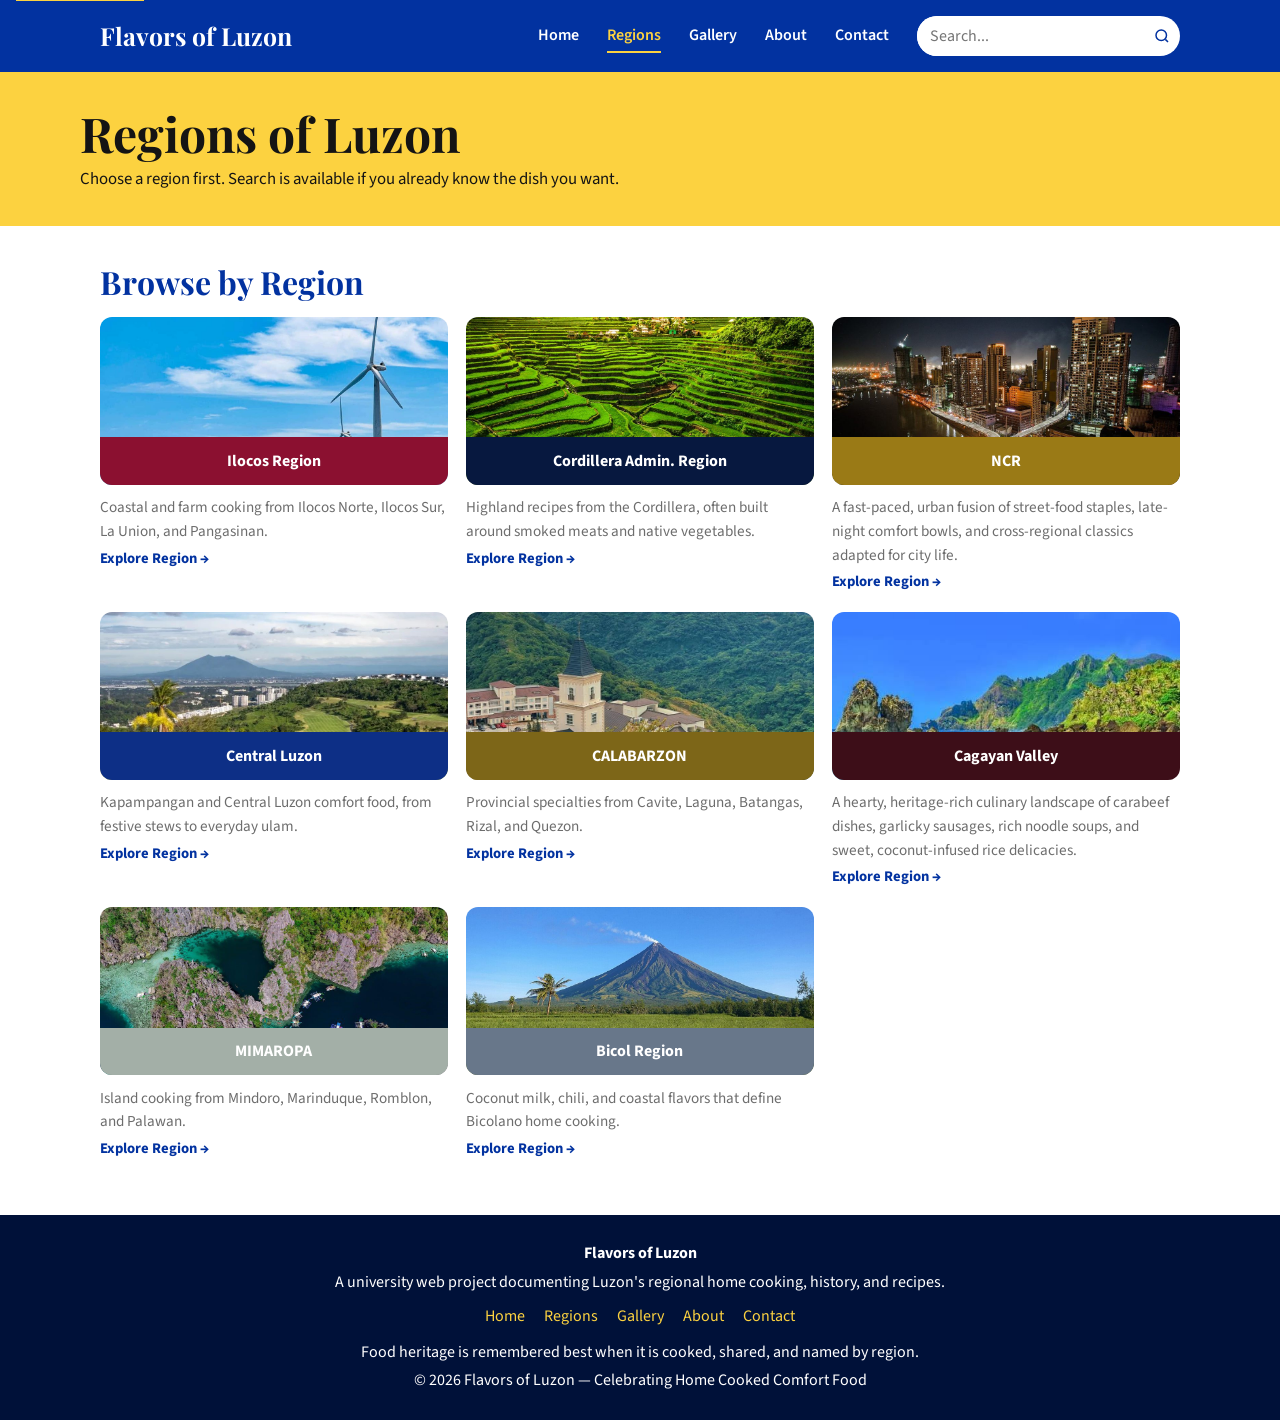
<file: regions.html>
<!DOCTYPE html>
<html lang="en">
<head>
    <meta charset="UTF-8">
    <meta name="viewport" content="width=device-width, initial-scale=1.0">
    <meta name="description" content="Browse native dishes from all eight Luzon regions, from Ilocos and Cordillera to Bicol and Metro Manila.">
    <title>Regions of Luzon | Flavors of Luzon</title>
    <link rel="preconnect" href="https://fonts.googleapis.com">
    <link rel="preconnect" href="https://fonts.gstatic.com" crossorigin>
    <link href="https://fonts.googleapis.com/css2?family=Playfair+Display:wght@600;700&family=Source+Sans+3:wght@400;500;600;700&display=swap" rel="stylesheet">
    <link rel="icon" href="assets/favicon.svg" type="image/svg+xml">
    <meta property="og:title" content="Regions of Luzon | Flavors of Luzon">
    <meta property="og:description" content="Browse native dishes from all eight Luzon regions, from Ilocos and Cordillera to Bicol and Metro Manila.">
    <meta property="og:type" content="website">
    <meta property="og:image" content="assets/images/dishes/sisig.jpg">
    <link rel="stylesheet" href="css/style.css">
</head>
<body data-page="regions">
    <a class="skip-link" href="#main">Skip to content</a>
    <header class="site-header">
        <div class="header-inner">
            <a class="logo" href="index.html">Flavors of Luzon</a>
            <nav class="desktop-nav" aria-label="Primary">
                <a href="index.html" data-nav="home">Home</a>
                <a href="regions.html" data-nav="regions">Regions</a>
                <a href="gallery.html" data-nav="gallery">Gallery</a>
                <a href="about.html" data-nav="about">About</a>
                <a href="contact.html" data-nav="contact">Contact</a>
                <form class="site-search" action="search.html" method="get" role="search">
                    <label class="visually-hidden" for="desktop-search">Search dishes</label>
                    <input id="desktop-search" type="search" name="q" placeholder="Search...">
                    <button type="submit" aria-label="Search">
                        <svg width="18" height="18" viewBox="0 0 24 24" fill="none" stroke="currentColor" stroke-width="2" aria-hidden="true"><circle cx="11" cy="11" r="7"/><path d="M20 20l-3.5-3.5"/></svg>
                    </button>
                </form>
            </nav>
            <div class="header-actions">
                <button class="icon-btn search-toggle" type="button" aria-label="Open search" aria-expanded="false">
                    <svg width="22" height="22" viewBox="0 0 24 24" fill="none" stroke="currentColor" stroke-width="2" aria-hidden="true"><circle cx="11" cy="11" r="7"/><path d="M20 20l-3.5-3.5"/></svg>
                </button>
                <button class="icon-btn menu-toggle" type="button" aria-label="Open menu" aria-expanded="false">
                    <svg width="24" height="24" viewBox="0 0 24 24" fill="none" stroke="currentColor" stroke-width="2" aria-hidden="true"><path d="M4 7h16M4 12h16M4 17h16"/></svg>
                </button>
            </div>
        </div>
        <form class="mobile-search site-search" action="search.html" method="get" role="search">
            <label class="visually-hidden" for="mobile-search">Search dishes</label>
            <input id="mobile-search" type="search" name="q" placeholder="Search...">
            <button type="submit" aria-label="Search">
                <svg width="18" height="18" viewBox="0 0 24 24" fill="none" stroke="currentColor" stroke-width="2" aria-hidden="true"><circle cx="11" cy="11" r="7"/><path d="M20 20l-3.5-3.5"/></svg>
            </button>
        </form>
        <nav class="mobile-nav" aria-label="Mobile">
            <a href="index.html" data-nav="home">Home</a>
            <a href="regions.html" data-nav="regions">Regions</a>
            <a href="gallery.html" data-nav="gallery">Gallery</a>
                <a href="about.html" data-nav="about">About</a>
                <a href="contact.html" data-nav="contact">Contact</a>
        </nav>
    </header>

    <main id="main">
        <section class="gold-banner">
            <div class="banner-inner">
                <h1>Regions of Luzon</h1>
                <p>Choose a region first. Search is available if you already know the dish you want.</p>
            </div>
        </section>
        <section class="section">
            <h2>Browse by Region</h2>
            <div class="region-grid" id="region-grid"></div>
        </section>
    </main>

    <footer class="site-footer">
        <p><strong>Flavors of Luzon</strong></p>
        <p>A university web project documenting Luzon's regional home cooking, history, and recipes.</p>
        <div class="footer-links">
            <a href="index.html">Home</a>
            <a href="regions.html">Regions</a>
            <a href="gallery.html">Gallery</a>
            <a href="about.html">About</a>
            <a href="contact.html">Contact</a>
        </div>
        <p>Food heritage is remembered best when it is cooked, shared, and named by region.</p>
        <p>© 2026 Flavors of Luzon — Celebrating Home Cooked Comfort Food</p>
    </footer>
    <button class="back-to-top" type="button" aria-label="Back to top">↑</button>
    <script src="js/data.js"></script>
    <script src="js/search.js"></script>
    <script src="js/app.js"></script>
</body>
</html>
</file>
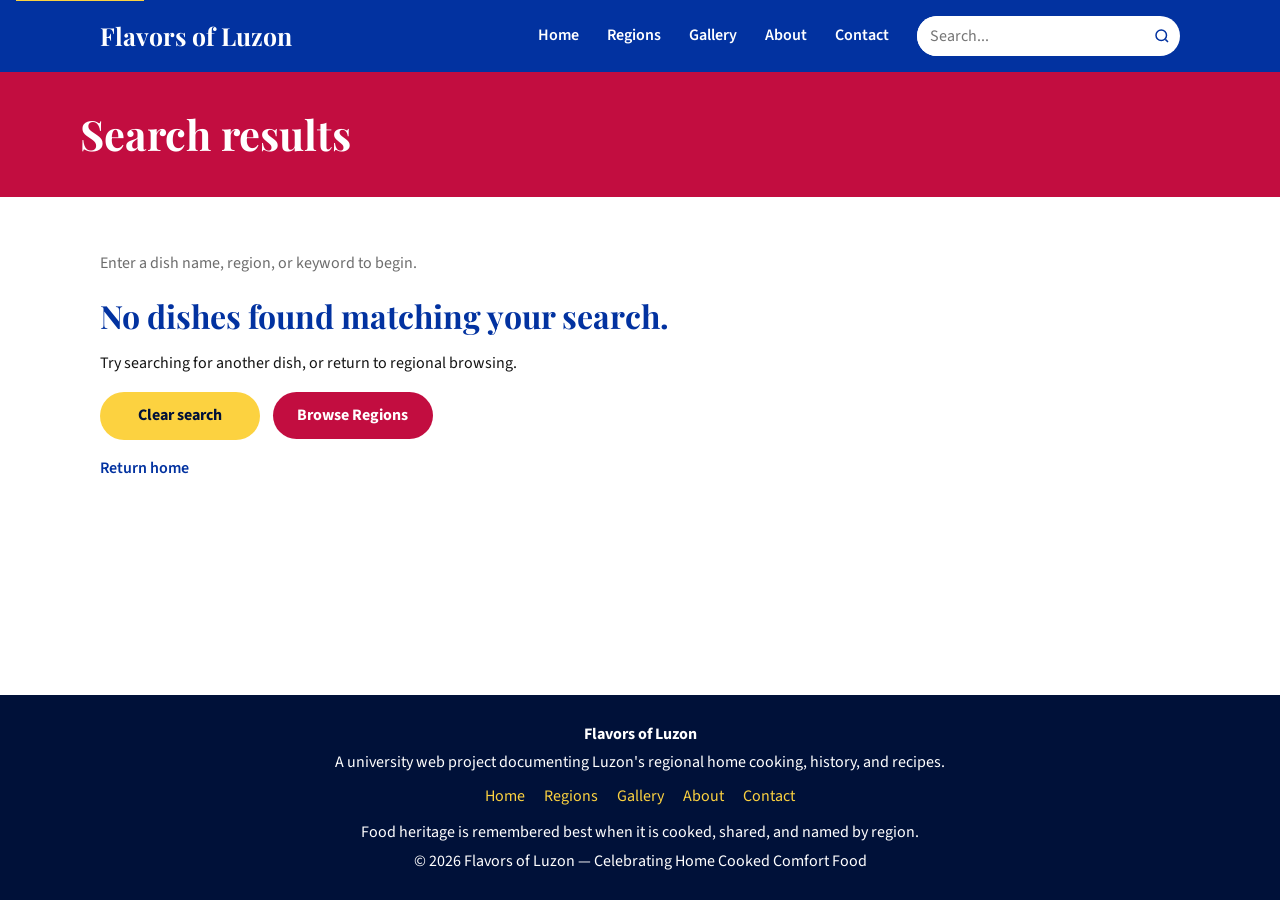
<file: search.html>
<!DOCTYPE html>
<html lang="en">
<head>
    <meta charset="UTF-8">
    <meta name="viewport" content="width=device-width, initial-scale=1.0">
    <meta name="description" content="Search Luzon regional dishes by name, region, or keyword.">
    <title>Search Dishes | Flavors of Luzon</title>
    <link rel="preconnect" href="https://fonts.googleapis.com">
    <link rel="preconnect" href="https://fonts.gstatic.com" crossorigin>
    <link href="https://fonts.googleapis.com/css2?family=Playfair+Display:wght@600;700&family=Source+Sans+3:wght@400;500;600;700&display=swap" rel="stylesheet">
    <link rel="icon" href="assets/favicon.svg" type="image/svg+xml">
    <meta property="og:title" content="Search Dishes | Flavors of Luzon">
    <meta property="og:description" content="Search Luzon regional dishes by name, region, or keyword.">
    <meta property="og:type" content="website">
    <meta property="og:image" content="assets/images/dishes/sisig.jpg">
    <link rel="stylesheet" href="css/style.css">
</head>
<body data-page="search">
    <a class="skip-link" href="#main">Skip to content</a>
    <header class="site-header">
        <div class="header-inner">
            <a class="logo" href="index.html">Flavors of Luzon</a>
            <nav class="desktop-nav" aria-label="Primary">
                <a href="index.html" data-nav="home">Home</a>
                <a href="regions.html" data-nav="regions">Regions</a>
                <a href="gallery.html" data-nav="gallery">Gallery</a>
                <a href="about.html" data-nav="about">About</a>
                <a href="contact.html" data-nav="contact">Contact</a>
                <form class="site-search" action="search.html" method="get" role="search">
                    <label class="visually-hidden" for="desktop-search">Search dishes</label>
                    <input id="desktop-search" type="search" name="q" placeholder="Search...">
                    <button type="submit" aria-label="Search">
                        <svg width="18" height="18" viewBox="0 0 24 24" fill="none" stroke="currentColor" stroke-width="2" aria-hidden="true"><circle cx="11" cy="11" r="7"/><path d="M20 20l-3.5-3.5"/></svg>
                    </button>
                </form>
            </nav>
            <div class="header-actions">
                <button class="icon-btn search-toggle" type="button" aria-label="Open search" aria-expanded="false">
                    <svg width="22" height="22" viewBox="0 0 24 24" fill="none" stroke="currentColor" stroke-width="2" aria-hidden="true"><circle cx="11" cy="11" r="7"/><path d="M20 20l-3.5-3.5"/></svg>
                </button>
                <button class="icon-btn menu-toggle" type="button" aria-label="Open menu" aria-expanded="false">
                    <svg width="24" height="24" viewBox="0 0 24 24" fill="none" stroke="currentColor" stroke-width="2" aria-hidden="true"><path d="M4 7h16M4 12h16M4 17h16"/></svg>
                </button>
            </div>
        </div>
        <form class="mobile-search site-search" action="search.html" method="get" role="search">
            <label class="visually-hidden" for="mobile-search">Search dishes</label>
            <input id="mobile-search" type="search" name="q" placeholder="Search...">
            <button type="submit" aria-label="Search">
                <svg width="18" height="18" viewBox="0 0 24 24" fill="none" stroke="currentColor" stroke-width="2" aria-hidden="true"><circle cx="11" cy="11" r="7"/><path d="M20 20l-3.5-3.5"/></svg>
            </button>
        </form>
        <nav class="mobile-nav" aria-label="Mobile">
            <a href="index.html" data-nav="home">Home</a>
            <a href="regions.html" data-nav="regions">Regions</a>
            <a href="gallery.html" data-nav="gallery">Gallery</a>
                <a href="about.html" data-nav="about">About</a>
                <a href="contact.html" data-nav="contact">Contact</a>
        </nav>
    </header>

    <main id="main">
        <section class="red-banner">
            <div class="banner-inner">
                <h1 id="search-heading">Search results</h1>
            </div>
        </section>
        <section class="section">
            <h2 class="visually-hidden">Matching dishes</h2>
            <div class="dish-grid search-grid" id="search-grid"></div>
            <p id="search-count" class="empty-note"></p>
            <div class="empty-panel" id="search-empty" hidden>
                <h2>No dishes found matching your search.</h2>
                <p>Try searching for another dish, or return to regional browsing.</p>
                <div class="btn-row">
                    <a class="btn btn--gold" href="search.html">Clear search</a>
                    <a class="btn btn--red" href="regions.html">Browse Regions</a>
                </div>
                <p><a class="back-link" href="index.html">Return home</a></p>
            </div>
        </section>
    </main>

    <footer class="site-footer">
        <p><strong>Flavors of Luzon</strong></p>
        <p>A university web project documenting Luzon's regional home cooking, history, and recipes.</p>
        <div class="footer-links">
            <a href="index.html">Home</a>
            <a href="regions.html">Regions</a>
            <a href="gallery.html">Gallery</a>
            <a href="about.html">About</a>
            <a href="contact.html">Contact</a>
        </div>
        <p>Food heritage is remembered best when it is cooked, shared, and named by region.</p>
        <p>© 2026 Flavors of Luzon — Celebrating Home Cooked Comfort Food</p>
    </footer>
    <button class="back-to-top" type="button" aria-label="Back to top">↑</button>
    <script src="js/data.js"></script>
    <script src="js/search.js"></script>
    <script src="js/app.js"></script>
</body>
</html>
</file>
<file: css/style.css>
:root {
    --color-blue: #0232a0;
    --color-blue-deep: #02277c;
    --color-red: #c20d40;
    --color-gold: #fcd240;
    --color-gold-dark: #c9a227;
    --color-white: #ffffff;
    --color-cream: #faf7f2;
    --color-text: #141414;
    --color-muted: #6d6d6d;
    --color-footer: #001139;
    --header-height: 72px;
    --radius-card: 12px;
    --radius-pill: 999px;
    --shadow: 0 10px 24px rgba(0, 17, 57, 0.12);
    --font-serif: "Playfair Display", Georgia, "Times New Roman", serif;
    --font-sans: "Source Sans 3", "Segoe UI", Arial, sans-serif;
    --max-width: 1120px;
}

*,
*::before,
*::after {
    box-sizing: border-box;
}

html {
    scroll-behavior: smooth;
}

body {
    margin: 0;
    font-family: var(--font-sans);
    color: var(--color-text);
    background: var(--color-white);
    line-height: 1.55;
    min-height: 100vh;
    display: flex;
    flex-direction: column;
}

img {
    max-width: 100%;
    display: block;
}

a {
    color: inherit;
}

h1,
h2,
h3,
.logo {
    font-family: var(--font-serif);
    font-weight: 700;
    line-height: 1.15;
}

.visually-hidden {
    position: absolute;
    width: 1px;
    height: 1px;
    padding: 0;
    margin: -1px;
    overflow: hidden;
    clip: rect(0, 0, 0, 0);
    white-space: nowrap;
    border: 0;
}

.skip-link {
    position: absolute;
    left: 1rem;
    top: -40px;
    background: var(--color-gold);
    color: var(--color-footer);
    padding: 0.5rem 0.8rem;
    z-index: 1000;
}

.skip-link:focus {
    top: 0.6rem;
}

.site-header {
    position: sticky;
    top: 0;
    z-index: 50;
    background: var(--color-blue);
    color: var(--color-white);
}

.header-inner {
    max-width: var(--max-width);
    margin: 0 auto;
    min-height: var(--header-height);
    padding: 0.7rem 1.25rem;
    display: flex;
    align-items: center;
    gap: 1.5rem;
}

.logo {
    font-size: 1.55rem;
    text-decoration: none;
    white-space: nowrap;
}

.desktop-nav {
    margin-left: auto;
    display: flex;
    align-items: center;
    gap: 1.75rem;
}

.desktop-nav a {
    text-decoration: none;
    font-weight: 600;
    padding: 0.2rem 0;
    border-bottom: 2px solid transparent;
}

.desktop-nav a:hover,
.desktop-nav a.is-active {
    border-bottom-color: var(--color-gold);
    color: var(--color-gold);
}

.site-search {
    display: flex;
    align-items: center;
    background: var(--color-white);
    border-radius: var(--radius-pill);
    overflow: hidden;
    min-width: 168px;
}

.site-search input {
    border: 0;
    padding: 0.45rem 0.85rem;
    width: 100%;
    font: inherit;
    outline: none;
    color: var(--color-text);
}

.site-search button,
.icon-btn {
    border: 0;
    background: transparent;
    color: var(--color-blue);
    width: 40px;
    height: 36px;
    cursor: pointer;
    display: grid;
    place-items: center;
}

.icon-btn {
    color: var(--color-white);
    width: 42px;
    height: 42px;
}

.header-actions {
    display: none;
    margin-left: auto;
    align-items: center;
    gap: 0.15rem;
}

.mobile-nav,
.mobile-search {
    display: none;
}

.hero {
    background: var(--color-red);
    color: var(--color-white);
    text-align: center;
    padding: 4.2rem 1.25rem 4.4rem;
}

.hero h1 {
    margin: 0;
    font-size: clamp(2.4rem, 5vw, 4.2rem);
}

.hero p {
    margin: 0.7rem 0 1.5rem;
    font-size: 1.15rem;
    font-weight: 500;
}

.btn {
    display: inline-flex;
    align-items: center;
    justify-content: center;
    text-decoration: none;
    border: 0;
    cursor: pointer;
    font: inherit;
    font-weight: 700;
    transition: transform 0.18s ease, filter 0.18s ease;
}

.btn:hover {
    transform: translateY(-1px);
    filter: brightness(0.97);
}

.btn:focus-visible,
.icon-btn:focus-visible,
.desktop-nav a:focus-visible,
.region-card:focus-visible,
.back-link:focus-visible,
.site-search input:focus-visible {
    outline: 3px solid var(--color-gold);
    outline-offset: 3px;
}

.btn--gold {
    background: var(--color-gold);
    color: var(--color-footer);
    border-radius: var(--radius-pill);
    padding: 0.72rem 1.6rem;
    min-width: 176px;
}

.btn--red {
    background: var(--color-red);
    color: var(--color-white);
    border-radius: var(--radius-pill);
    padding: 0.7rem 1rem;
    width: 100%;
}

.section {
    max-width: var(--max-width);
    margin: 0 auto;
    padding: 2.4rem 1.25rem 3.4rem;
    width: 100%;
}

.section h2 {
    color: var(--color-blue);
    font-size: 2rem;
    margin: 1.6rem 0 1rem;
}

.section h2:first-child {
    margin-top: 0;
}

.region-grid,
.dish-grid {
    display: grid;
    grid-template-columns: repeat(3, 1fr);
    gap: 1.15rem;
}

.region-card {
    display: flex;
    flex-direction: column;
    text-decoration: none;
    background: var(--color-white);
    min-width: 0;
}

.region-card__visual {
    position: relative;
    border-radius: var(--radius-card);
    overflow: hidden;
}

.region-card__media {
    height: 168px;
    overflow: hidden;
}

.region-card__media img,
.dish-card__media img,
.dish-hero img {
    width: 100%;
    height: 100%;
    object-fit: cover;
    transition: transform 0.35s ease;
}

.region-card:hover .region-card__media img,
.dish-card:hover .dish-card__media img {
    transform: scale(1.06);
}

.region-card__caption {
    position: absolute;
    left: 0;
    right: 0;
    bottom: 0;
    color: var(--color-white);
    text-align: center;
    font-weight: 700;
    padding: 0.72rem 0.6rem;
}

.region-card:nth-child(1) .region-card__caption { background: #8b1030; }
.region-card:nth-child(2) .region-card__caption { background: #07183f; }
.region-card:nth-child(3) .region-card__caption { background: #9a7a16; }
.region-card:nth-child(4) .region-card__caption { background: #0d2f86; }
.region-card:nth-child(5) .region-card__caption { background: #7d6618; }
.region-card:nth-child(6) .region-card__caption { background: #3d0e18; }
.region-card:nth-child(7) .region-card__caption { background: #a3afa7; }
.region-card:nth-child(8) .region-card__caption { background: #68778a; }

.region-card__text {
    margin: 0.7rem 0 0.25rem;
    color: var(--color-muted);
    font-size: 0.95rem;
}

.region-card__cta {
    color: var(--color-blue);
    font-weight: 700;
    font-size: 0.92rem;
}

.region-card:hover {
    transform: translateY(-4px);
    transition: transform 0.2s ease;
}

.gold-banner {
    background: var(--color-gold);
    color: var(--color-text);
    padding: 2.1rem 1.25rem;
}

.gold-banner .banner-inner,
.red-banner .banner-inner {
    max-width: var(--max-width);
    margin: 0 auto;
}

.gold-banner h1 {
    margin: 0 0 0.35rem;
    font-size: clamp(2rem, 4vw, 3rem);
}

.gold-banner p,
.red-banner p {
    margin: 0;
    font-size: 1.05rem;
}

.breadcrumb {
    max-width: var(--max-width);
    margin: 0 auto;
    padding: 0.9rem 1.25rem 0;
    color: var(--color-muted);
    font-size: 0.92rem;
}

.breadcrumb a {
    color: var(--color-blue);
}

.dish-card h3 {
    margin: 0.85rem 0 0.2rem;
    font-size: 1.35rem;
}

.dish-card__desc,
.dish-card__region {
    margin: 0 0 0.35rem;
    color: var(--color-muted);
}

.dish-card__region {
    font-size: 0.88rem;
    font-weight: 600;
}

.dish-card__media {
    display: block;
    overflow: hidden;
    border-radius: var(--radius-card);
    height: 180px;
    background: var(--color-cream);
}

.red-banner {
    background: var(--color-red);
    color: var(--color-white);
    padding: 2.4rem 1.25rem;
}

.red-banner h1 {
    margin: 0;
    font-size: clamp(1.8rem, 4vw, 2.6rem);
}

.page-shell {
    max-width: var(--max-width);
    margin: 0 auto;
    padding: 1.4rem 1.25rem 3rem;
    width: 100%;
}

.back-link {
    color: var(--color-blue);
    text-decoration: none;
    font-weight: 600;
    display: inline-block;
    margin-bottom: 0.7rem;
}

.dish-page h1 {
    margin: 0;
    font-size: clamp(2.4rem, 6vw, 4rem);
}

.region-badge {
    display: inline-flex;
    background: var(--color-gold);
    color: var(--color-footer);
    border-radius: var(--radius-pill);
    padding: 0.45rem 1.1rem;
    font-weight: 700;
    margin: 0.8rem 0 1.3rem;
}

.dish-hero {
    height: 280px;
    overflow: hidden;
    background: var(--color-red);
    margin-bottom: 2rem;
    border-radius: var(--radius-card);
}

.dish-split {
    display: grid;
    grid-template-columns: 1.15fr 0.85fr;
    grid-template-areas:
        "history ingredients"
        "instructions ingredients";
    gap: 0 2.5rem;
    margin-bottom: 1.6rem;
    align-items: start;
}

.dish-history { grid-area: history; }
.dish-ingredients { grid-area: ingredients; }
.dish-instructions { grid-area: instructions; margin-top: 1.8rem; }

.dish-page h2 {
    color: var(--color-blue);
    margin: 0 0 0.7rem;
    font-size: 1.7rem;
}

.dish-page p {
    color: var(--color-muted);
    max-width: 62ch;
}

.ingredient-list,
.instruction-list {
    margin: 0;
    padding: 0;
    list-style: none;
    color: var(--color-muted);
}

.ingredient-list li {
    position: relative;
    padding-left: 1.1rem;
    margin-bottom: 0.4rem;
}

.ingredient-list li::before {
    content: "";
    width: 0.55rem;
    height: 0.55rem;
    border-radius: 50%;
    background: var(--color-red);
    position: absolute;
    left: 0;
    top: 0.45rem;
}

.instruction-list li {
    margin-bottom: 0.45rem;
}

.instruction-list span {
    font-weight: 700;
    color: var(--color-text);
}

.empty-panel {
    text-align: left;
    padding: 0.4rem 0 1rem;
}

.empty-panel h2 {
    color: var(--color-blue);
}

.search-grid:has(.dish-card:only-child) {
    grid-template-columns: minmax(240px, 340px);
}

.btn-row {
    display: flex;
    flex-wrap: wrap;
    gap: 0.8rem;
    align-items: center;
    margin: 1rem 0;
}

.btn-row .btn {
    width: auto;
    min-width: 160px;
}

.about-grid {
    display: grid;
    grid-template-columns: repeat(3, 1fr);
    gap: 1rem;
}

.about-card,
.scope-list {
    background: var(--color-cream);
    border-radius: 10px;
    padding: 1.1rem 1.15rem;
}

.about-card h3 {
    margin-top: 0;
}

.site-footer {
    margin-top: auto;
    background: var(--color-footer);
    color: var(--color-white);
    text-align: center;
    padding: 1.4rem 1.25rem;
}

.site-footer p {
    margin: 0.25rem 0;
}

.footer-links {
    display: flex;
    justify-content: center;
    gap: 1.2rem;
    margin: 0.55rem 0 0.7rem;
}

.footer-links a {
    color: var(--color-gold);
    text-decoration: none;
}

.back-to-top {
    position: fixed;
    right: 1rem;
    bottom: 1rem;
    width: 44px;
    height: 44px;
    border: 0;
    border-radius: 50%;
    background: var(--color-blue);
    color: var(--color-white);
    cursor: pointer;
    opacity: 0;
    pointer-events: none;
    transition: opacity 0.2s ease;
}

.back-to-top.is-visible {
    opacity: 1;
    pointer-events: auto;
}

.empty-note {
    color: var(--color-muted);
}

@media (max-width: 1024px) {
    .region-grid,
    .dish-grid,
    .about-grid {
        grid-template-columns: repeat(2, 1fr);
    }
}

@media (max-width: 768px) {
    .desktop-nav {
        display: none;
    }

    .header-actions {
        display: flex;
    }

    .logo {
        font-size: 1.2rem;
        max-width: 140px;
        white-space: normal;
        line-height: 1.1;
    }

    .site-header.is-menu-open .mobile-nav,
    .site-header.is-search-open .mobile-search {
        display: flex;
        background: var(--color-blue-deep);
        padding: 0.75rem 1.25rem 1rem;
        width: 100%;
    }

    .mobile-nav {
        flex-direction: column;
    }

    .mobile-nav a {
        display: block;
        color: var(--color-white);
        text-decoration: none;
        padding: 0.7rem 0;
        border-bottom: 1px solid rgba(255, 255, 255, 0.12);
        font-weight: 600;
    }

    .mobile-nav a.is-active {
        color: var(--color-gold);
    }

    .hero {
        padding: 2.4rem 1rem 2.6rem;
    }

    .region-grid,
    .dish-grid,
    .about-grid,
    .dish-split {
        grid-template-columns: 1fr;
    }

    .dish-split {
        grid-template-areas:
            "history"
            "ingredients"
            "instructions";
        gap: 0;
    }

    .dish-instructions {
        margin-top: 1.4rem;
    }

    .search-grid {
        max-width: none;
    }

    .dish-hero {
        height: 210px;
    }

    .section {
        padding-top: 1.6rem;
    }
}

@media (max-width: 425px) {
    .header-inner,
    .section,
    .page-shell,
    .gold-banner,
    .red-banner {
        padding-left: 1rem;
        padding-right: 1rem;
    }

    .hero h1 {
        font-size: 2.1rem;
    }
}


/* Gallery, lightbox and contact form */
.chips { display: flex; flex-wrap: wrap; gap: 0.5rem; margin: 0 0 1rem; }
.chip { border: 2px solid var(--color-blue); background: var(--color-white); color: var(--color-blue); border-radius: var(--radius-pill); padding: 0.35rem 0.95rem; font: inherit; font-weight: 600; cursor: pointer; }
.chip:hover, .chip.is-active { background: var(--color-blue); color: var(--color-white); }
.chip:focus-visible, .gallery-item:focus-visible, .lb-close:focus-visible, input:focus-visible, select:focus-visible, textarea:focus-visible { outline: 3px solid var(--color-gold); outline-offset: 2px; }
.gallery-grid { list-style: none; margin: 0; padding: 0; display: grid; grid-template-columns: repeat(4, 1fr); gap: 1rem; }
.gallery-item { width: 100%; padding: 0; border: 0; background: none; cursor: pointer; text-align: left; font: inherit; font-weight: 600; color: var(--color-text); }
.gallery-item img { width: 100%; aspect-ratio: 4 / 3; object-fit: cover; border-radius: var(--radius-card); transition: transform 0.25s ease; }
.gallery-item:hover img { transform: scale(1.03); }
.gallery-item span { display: block; padding-top: 0.4rem; }
.lightbox { border: 0; border-radius: var(--radius-card); padding: 1.1rem; width: 92%; max-width: 640px; max-height: 92vh; overflow: auto; }
.lightbox::backdrop { background: rgba(0, 17, 57, 0.7); }
.lightbox img { width: 100%; aspect-ratio: 4 / 3; max-height: 44vh; object-fit: cover; border-radius: 8px; margin-bottom: 0.8rem; }
.lightbox h2 { margin: 0; color: var(--color-blue); }
.lb-close { float: right; border: 0; border-radius: var(--radius-pill); background: var(--color-red); color: var(--color-white); padding: 0.4rem 0.9rem; font: inherit; font-weight: 700; cursor: pointer; margin-left: 0.6rem; }
.contact-section { max-width: 640px; }
.field { margin-bottom: 1.1rem; }
.field label { display: block; font-weight: 600; margin-bottom: 0.3rem; }
.field input, .field select, .field textarea { width: 100%; padding: 0.65rem 0.8rem; font: inherit; border: 1.5px solid #9aa3b5; border-radius: 8px; background: var(--color-white); color: var(--color-text); }
.field .is-invalid { border-color: var(--color-red); }
.err { color: var(--color-red); font-size: 0.95rem; margin: 0.3rem 0 0; }
.form-status { margin-top: 1rem; padding: 0.8rem 1rem; border-radius: 8px; background: #e7f3ea; border: 1px solid #2f7a3a; color: #12341a; }
.form-status.is-error { background: #fdebef; border-color: var(--color-red); color: #6b0a24; }
@media (max-width: 1024px) { .gallery-grid { grid-template-columns: repeat(3, 1fr); } }
@media (max-width: 768px) { .gallery-grid { grid-template-columns: repeat(2, 1fr); } .desktop-nav { gap: 1rem; } }
@media (prefers-reduced-motion: reduce) { html { scroll-behavior: auto; } * { transition: none !important; } }
</file>
